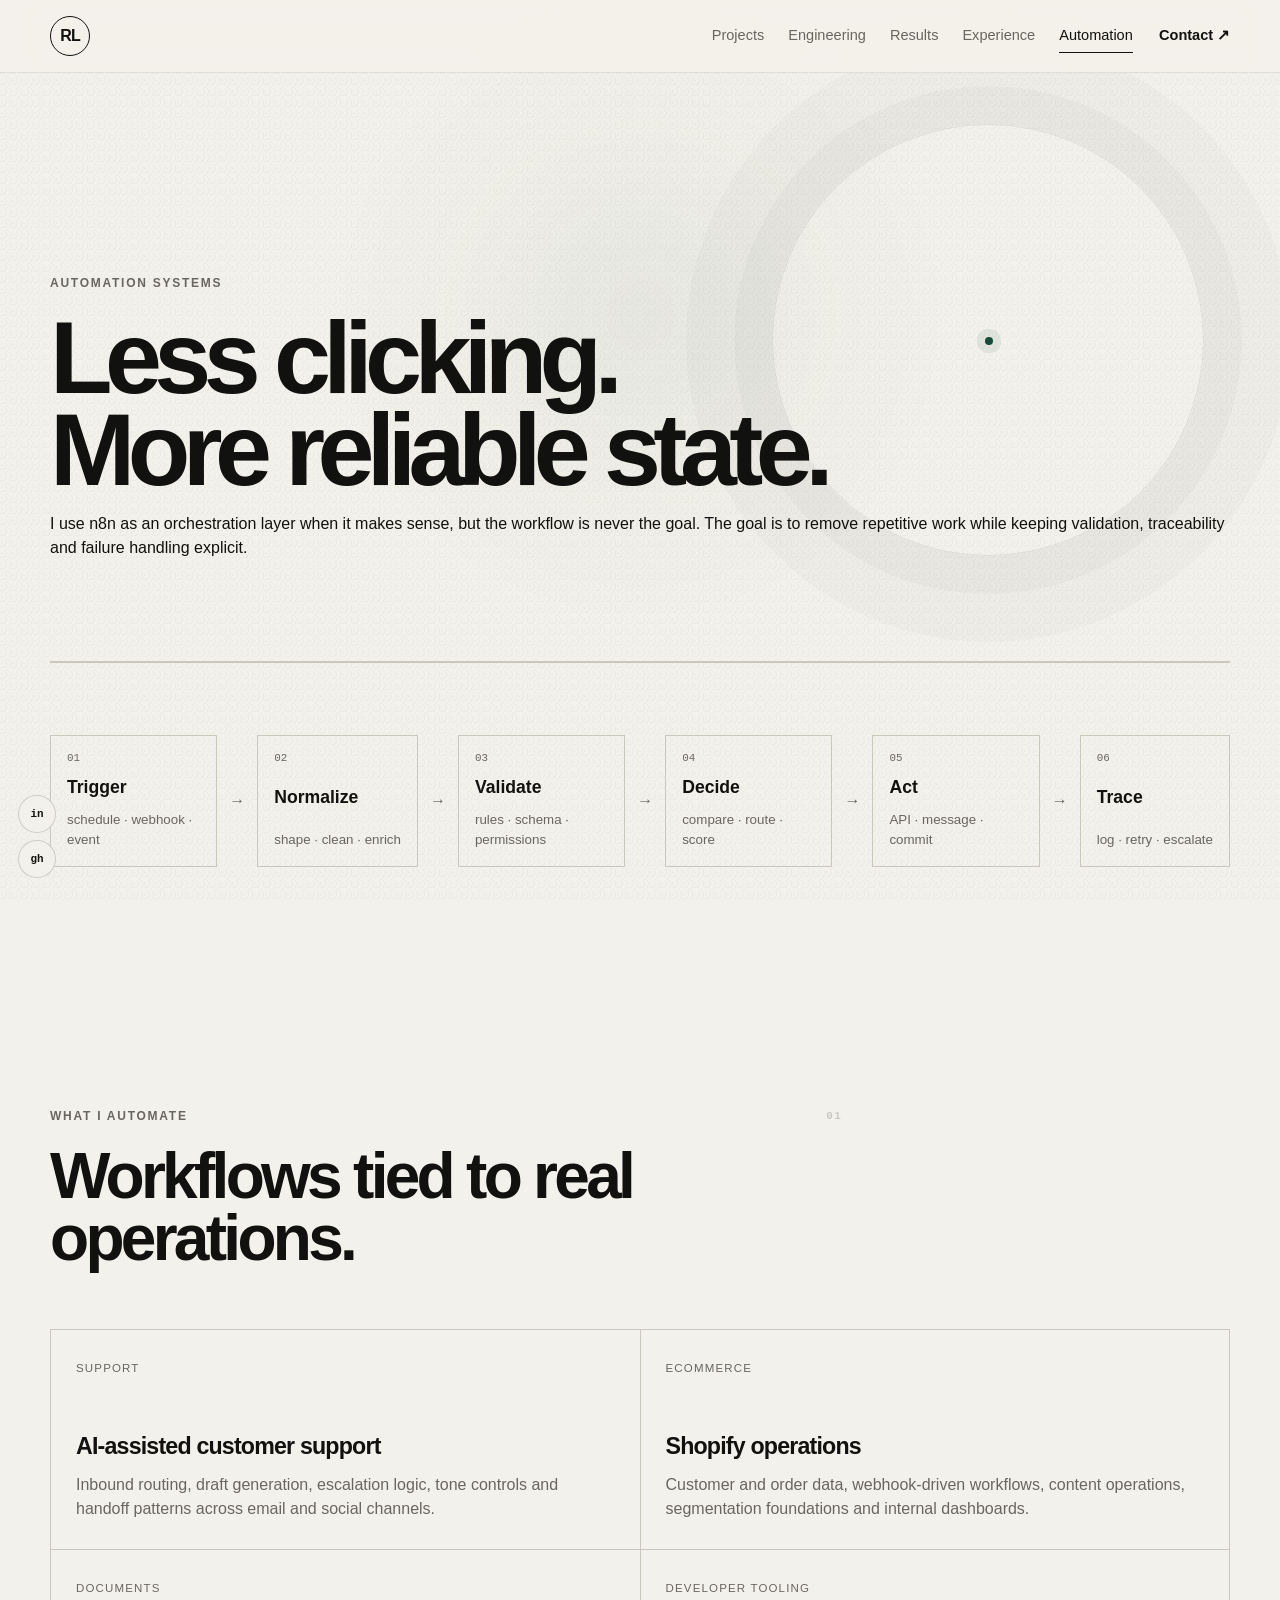
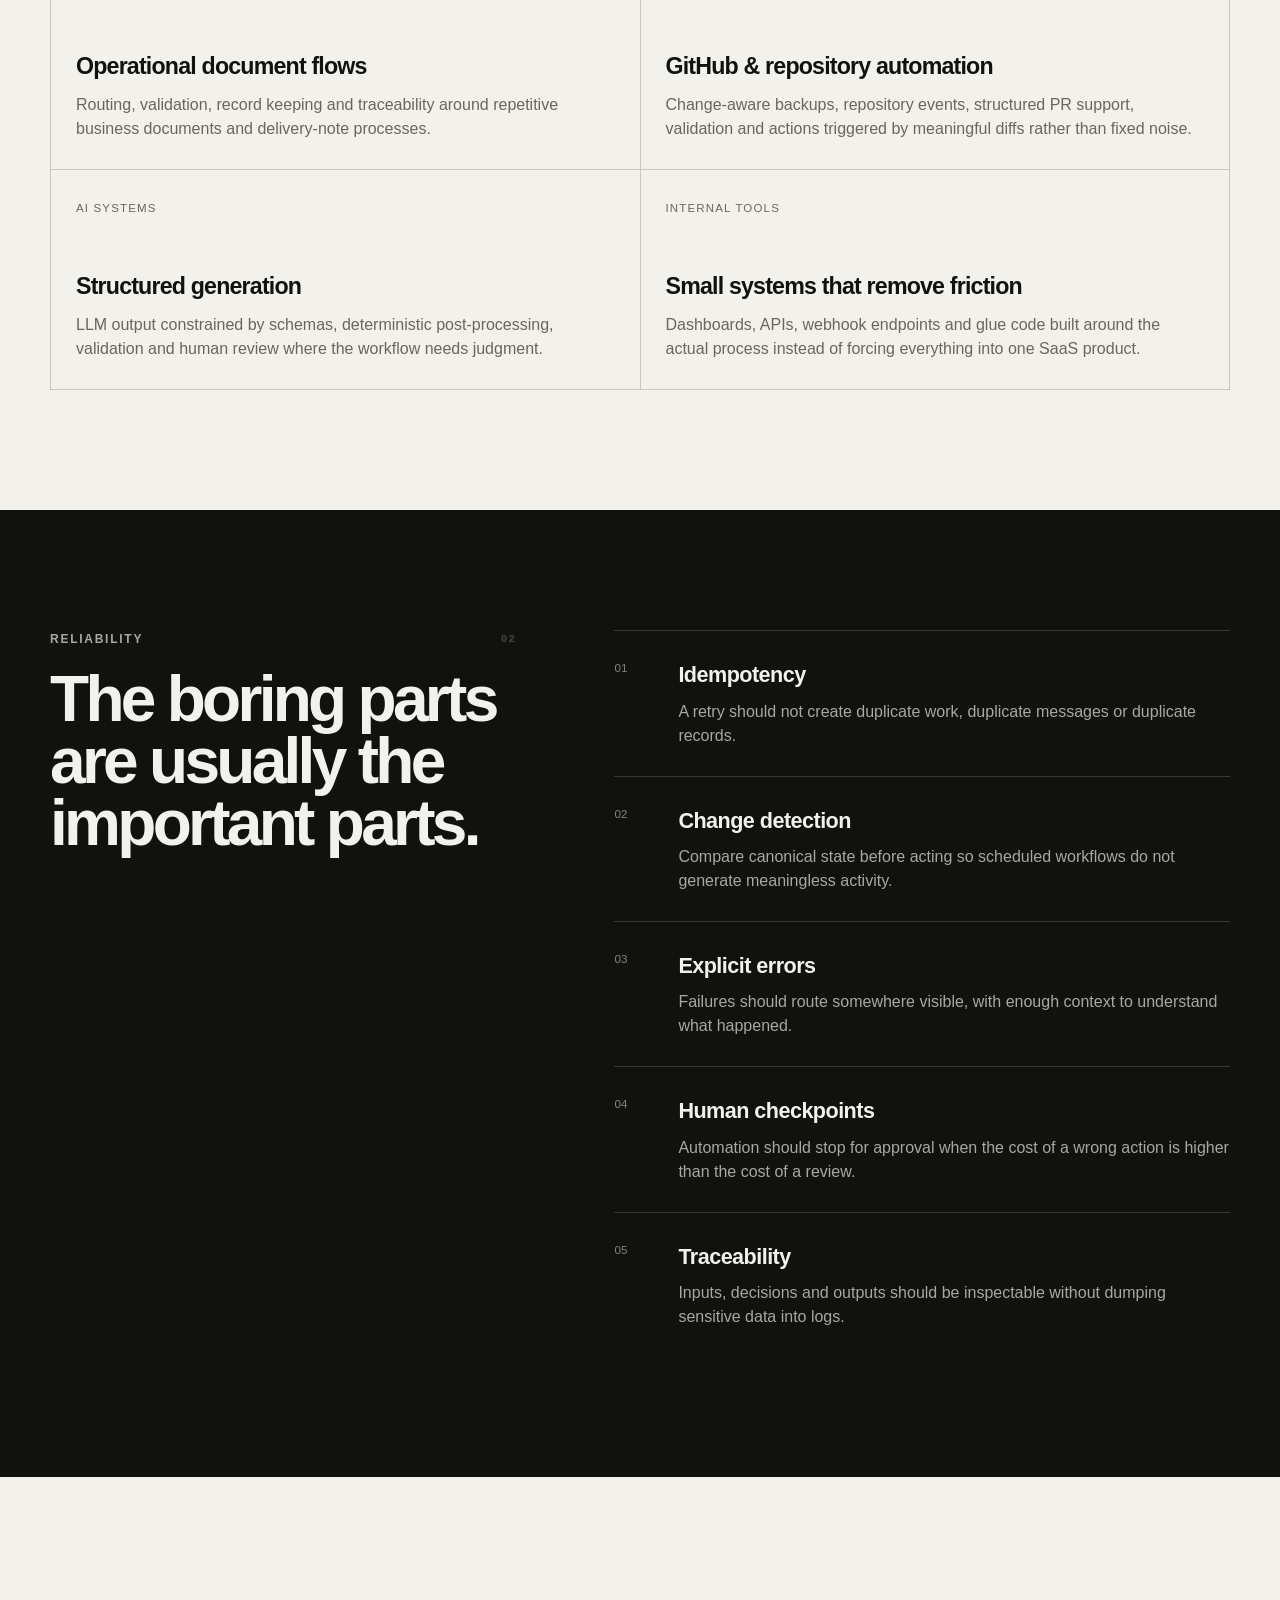
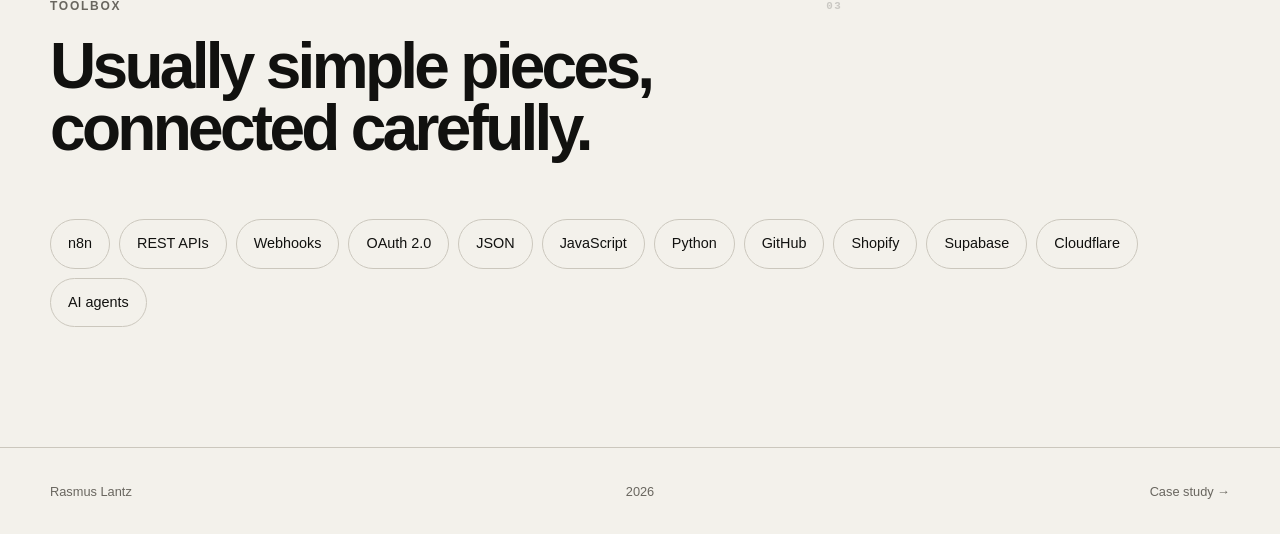
<file: automation.html>
<!doctype html>
<html lang="en">
<head><meta charset="utf-8"><meta name="viewport" content="width=device-width,initial-scale=1"><meta name="description" content="Automation systems and n8n workflow approach by Rasmus Lantz."><title>Automation | Rasmus Lantz</title><link rel="icon" href="favicon.svg" type="image/svg+xml"><link rel="stylesheet" href="styles.css"></head>
<body class="inner-page"><div class="page-progress" aria-hidden="true"></div>
<header class="site-header"><div class="shell nav-wrap"><a class="wordmark" href="./">RL</a><nav class="nav"><a href="./">Home</a><a href="projects.html">Projects</a><a href="experience.html">Experience</a><a href="case-studies.html">Case studies</a><a class="active" href="automation.html">Automation</a></nav><a class="nav-cta" href="https://github.com/rasmuslantz">GitHub ↗</a></div></header>
<main>
<section class="page-hero shell reveal"><p class="eyebrow">Automation systems</p><h1>Less clicking. More reliable state.</h1><p>I use n8n as an orchestration layer when it makes sense, but the workflow is never the goal. The goal is to remove repetitive work while keeping validation, traceability and failure handling explicit.</p></section>

<section class="automation-diagram shell reveal" aria-label="Automation architecture">
  <div class="flow-node"><span>01</span><strong>Trigger</strong><small>schedule · webhook · event</small></div>
  <div class="flow-arrow">→</div>
  <div class="flow-node"><span>02</span><strong>Normalize</strong><small>shape · clean · enrich</small></div>
  <div class="flow-arrow">→</div>
  <div class="flow-node"><span>03</span><strong>Validate</strong><small>rules · schema · permissions</small></div>
  <div class="flow-arrow">→</div>
  <div class="flow-node"><span>04</span><strong>Decide</strong><small>compare · route · score</small></div>
  <div class="flow-arrow">→</div>
  <div class="flow-node"><span>05</span><strong>Act</strong><small>API · message · commit</small></div>
  <div class="flow-arrow">→</div>
  <div class="flow-node"><span>06</span><strong>Trace</strong><small>log · retry · escalate</small></div>
</section>

<section class="section shell"><div class="section-heading reveal"><p class="eyebrow">What I automate</p><h2>Workflows tied to real operations.</h2></div><div class="mini-grid"><article class="reveal"><span>Support</span><h3>AI-assisted customer support</h3><p>Inbound routing, draft generation, escalation logic, tone controls and handoff patterns across email and social channels.</p></article><article class="reveal"><span>Ecommerce</span><h3>Shopify operations</h3><p>Customer and order data, webhook-driven workflows, content operations, segmentation foundations and internal dashboards.</p></article><article class="reveal"><span>Documents</span><h3>Operational document flows</h3><p>Routing, validation, record keeping and traceability around repetitive business documents and delivery-note processes.</p></article><article class="reveal"><span>Developer tooling</span><h3>GitHub & repository automation</h3><p>Change-aware backups, repository events, structured PR support, validation and actions triggered by meaningful diffs rather than fixed noise.</p></article><article class="reveal"><span>AI systems</span><h3>Structured generation</h3><p>LLM output constrained by schemas, deterministic post-processing, validation and human review where the workflow needs judgment.</p></article><article class="reveal"><span>Internal tools</span><h3>Small systems that remove friction</h3><p>Dashboards, APIs, webhook endpoints and glue code built around the actual process instead of forcing everything into one SaaS product.</p></article></div></section>

<section class="section section-contrast"><div class="shell split"><div class="section-heading reveal"><p class="eyebrow">Reliability</p><h2>The boring parts are usually the important parts.</h2></div><div class="capability-list"><article class="capability reveal"><span>01</span><div><h3>Idempotency</h3><p>A retry should not create duplicate work, duplicate messages or duplicate records.</p></div></article><article class="capability reveal"><span>02</span><div><h3>Change detection</h3><p>Compare canonical state before acting so scheduled workflows do not generate meaningless activity.</p></div></article><article class="capability reveal"><span>03</span><div><h3>Explicit errors</h3><p>Failures should route somewhere visible, with enough context to understand what happened.</p></div></article><article class="capability reveal"><span>04</span><div><h3>Human checkpoints</h3><p>Automation should stop for approval when the cost of a wrong action is higher than the cost of a review.</p></div></article><article class="capability reveal"><span>05</span><div><h3>Traceability</h3><p>Inputs, decisions and outputs should be inspectable without dumping sensitive data into logs.</p></div></article></div></div></section>

<section class="section shell"><div class="section-heading reveal"><p class="eyebrow">Toolbox</p><h2>Usually simple pieces, connected carefully.</h2></div><div class="stack-wall reveal"><span>n8n</span><span>REST APIs</span><span>Webhooks</span><span>OAuth 2.0</span><span>JSON</span><span>JavaScript</span><span>Python</span><span>GitHub</span><span>Shopify</span><span>Supabase</span><span>Cloudflare</span><span>AI agents</span></div></section>
</main><footer class="site-footer"><div class="shell footer-inner"><span>Rasmus Lantz</span><span id="year"></span><a href="case-studies.html#automation">Case study →</a></div></footer><script src="script.js" defer></script></body></html>
</file>
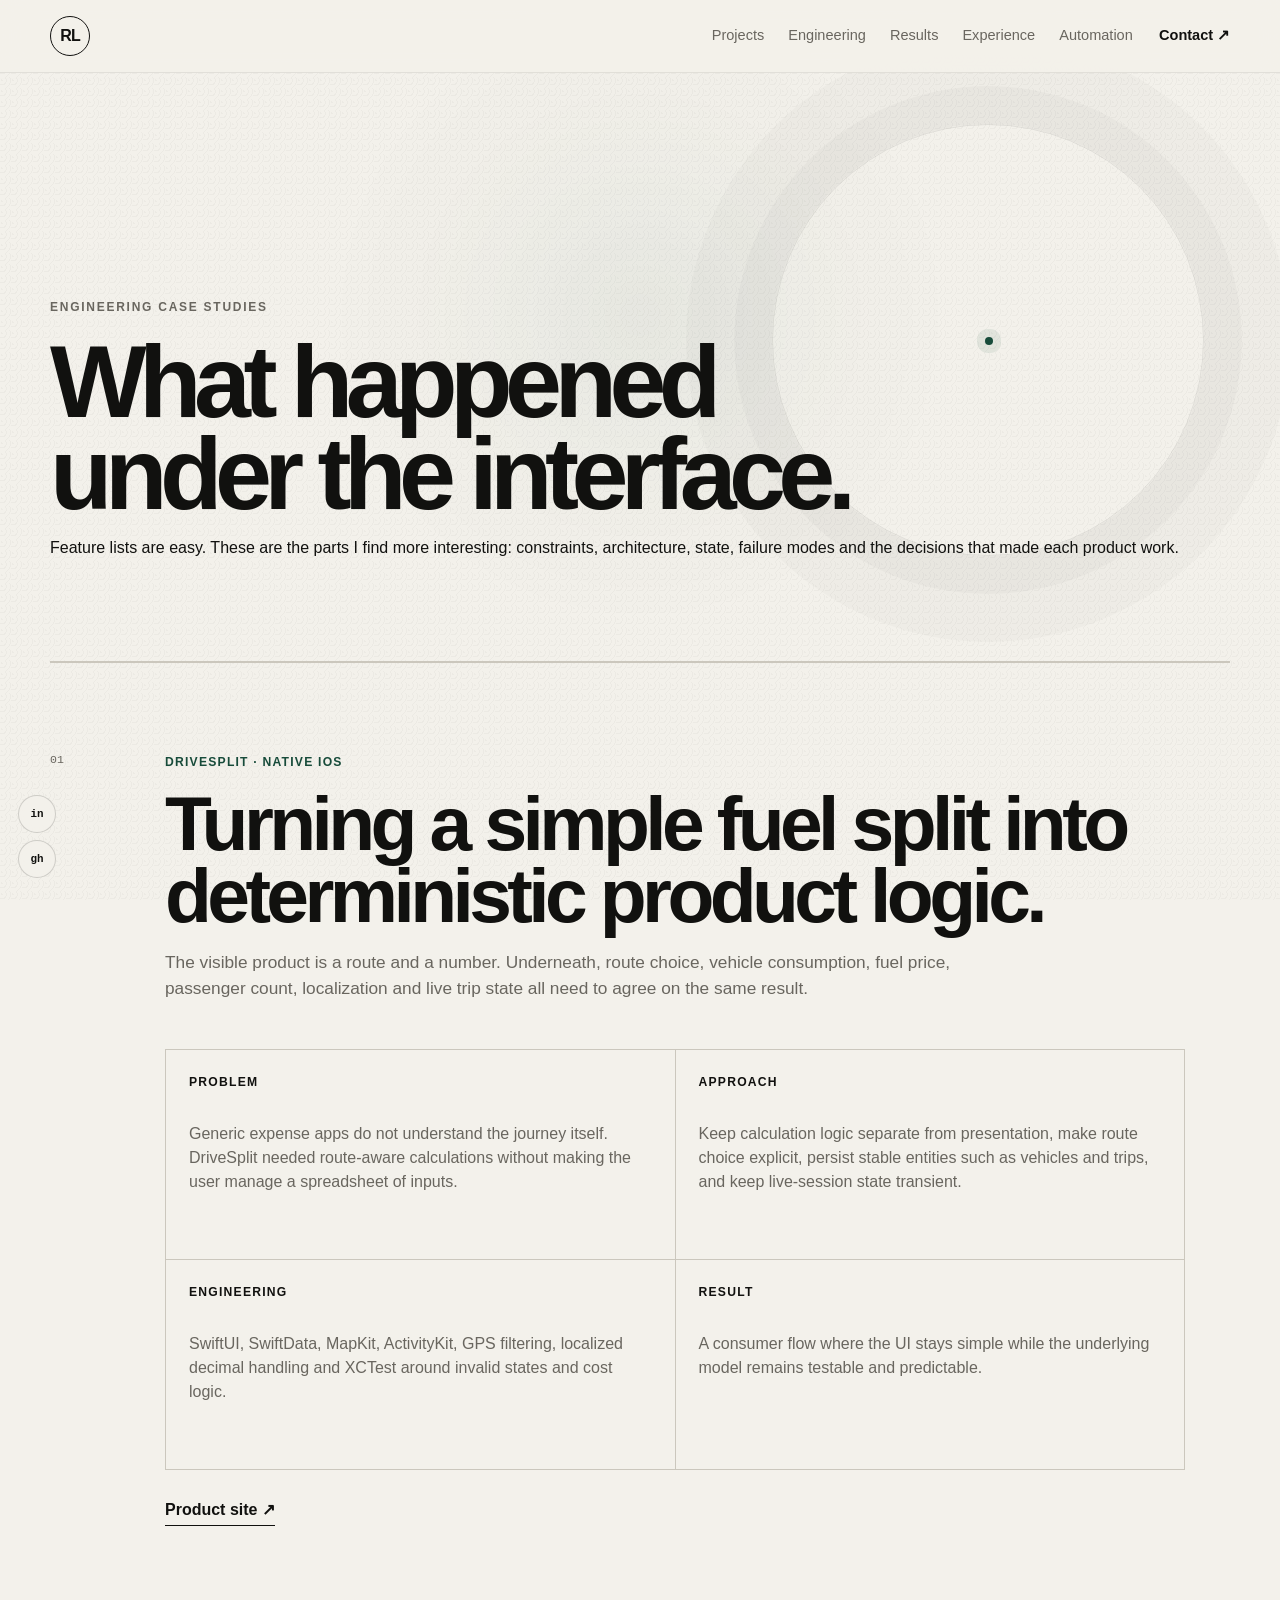
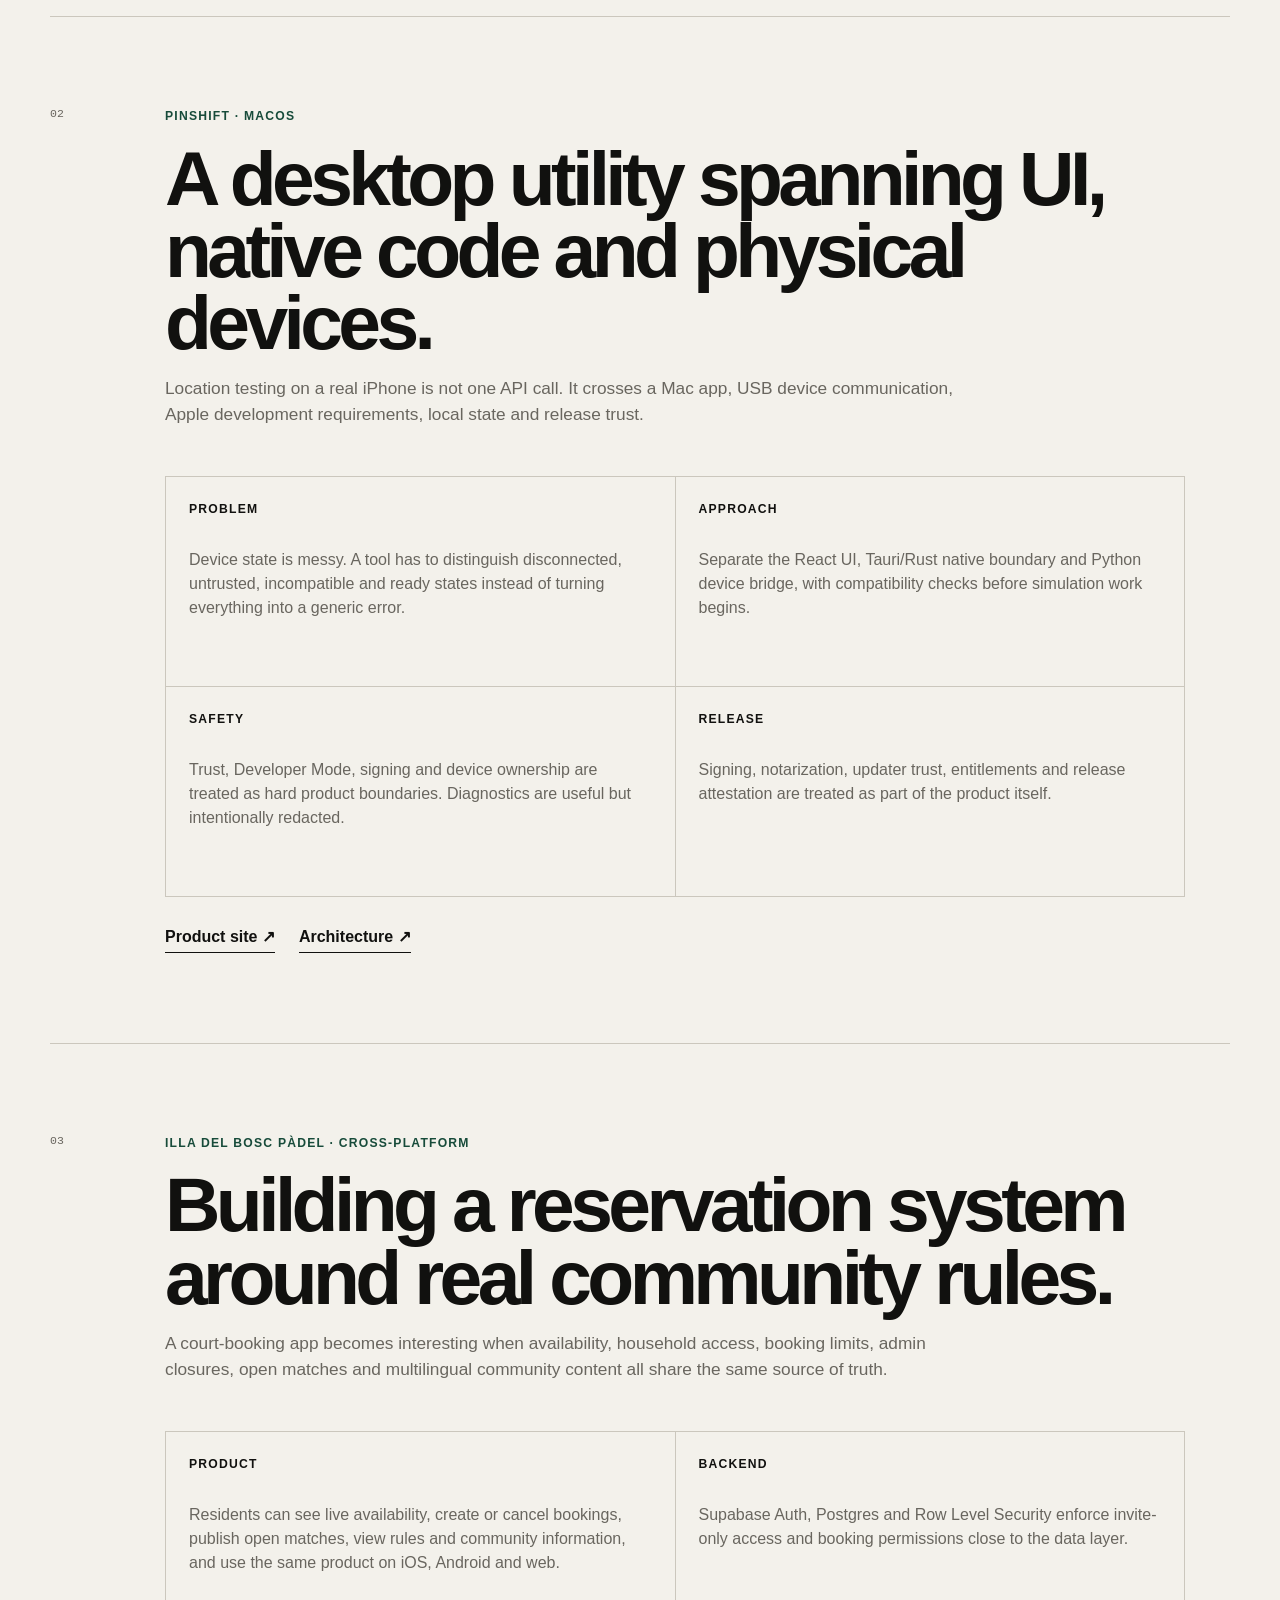
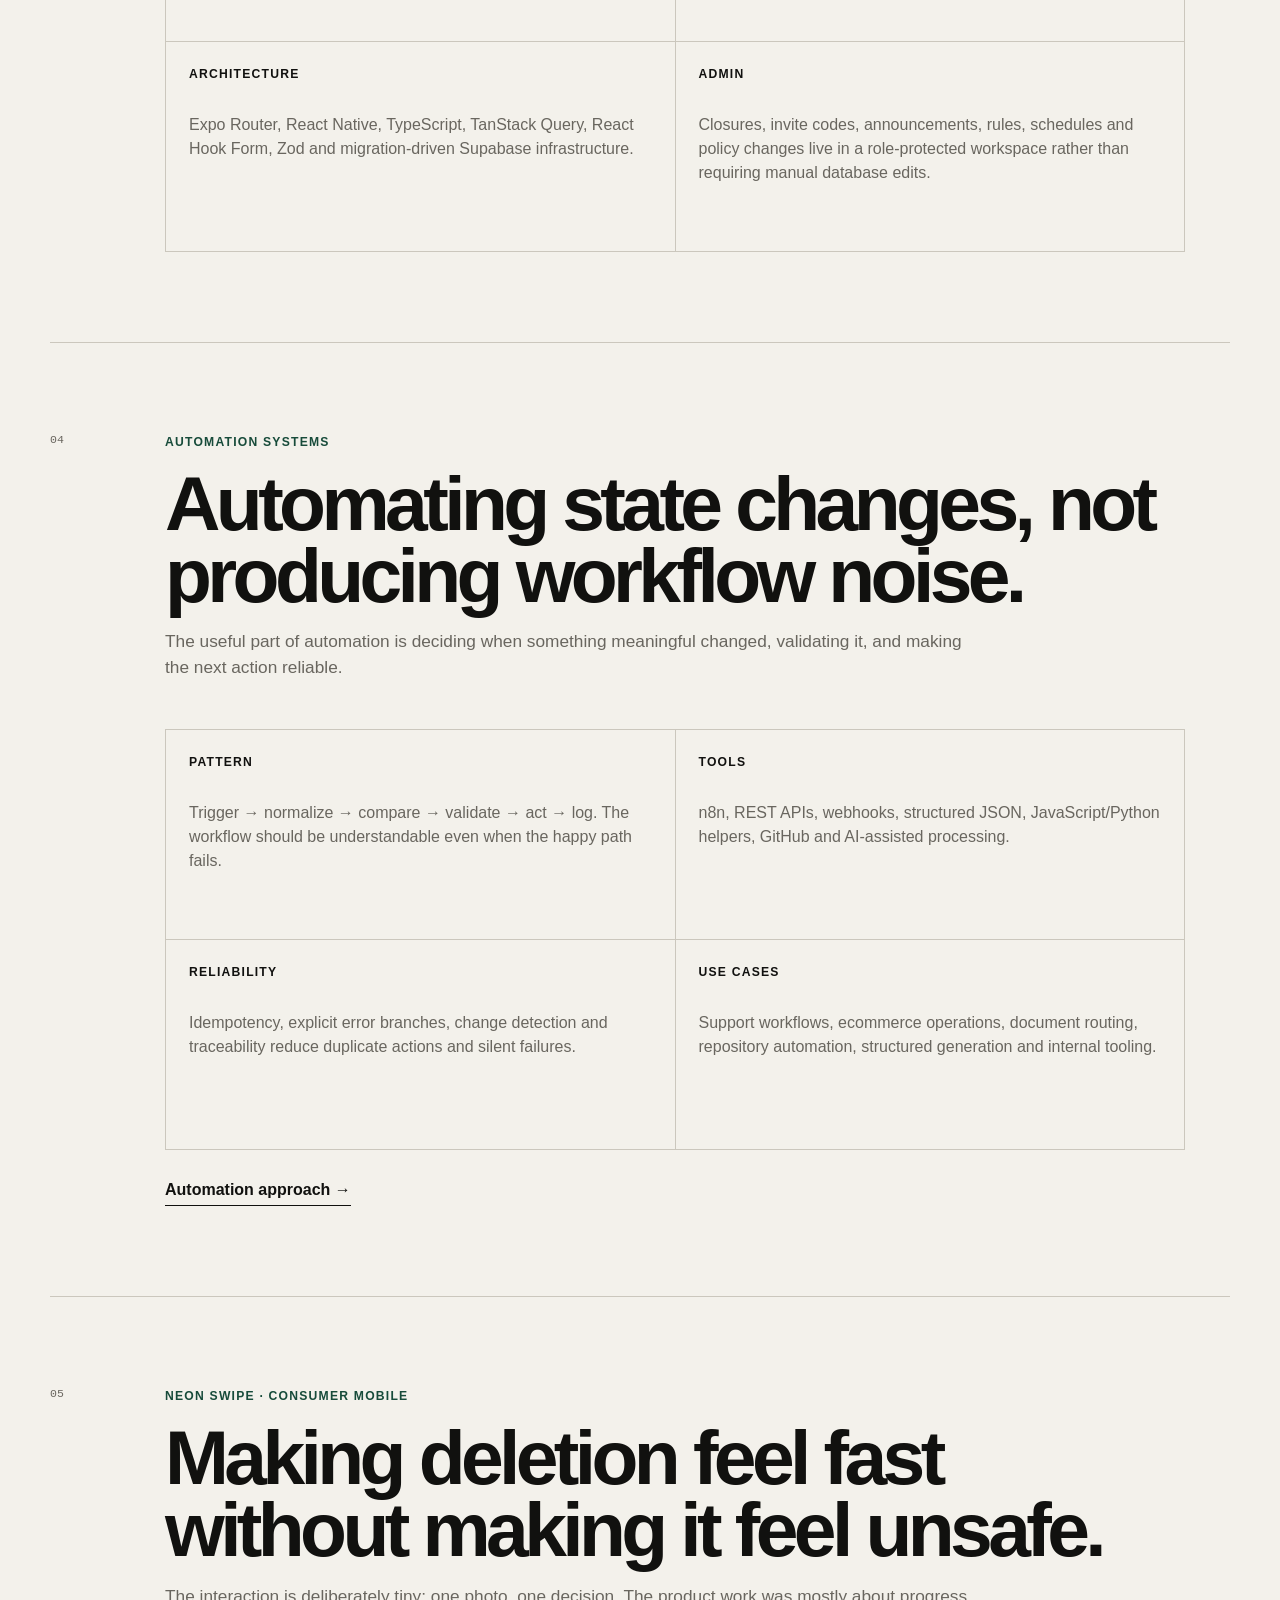
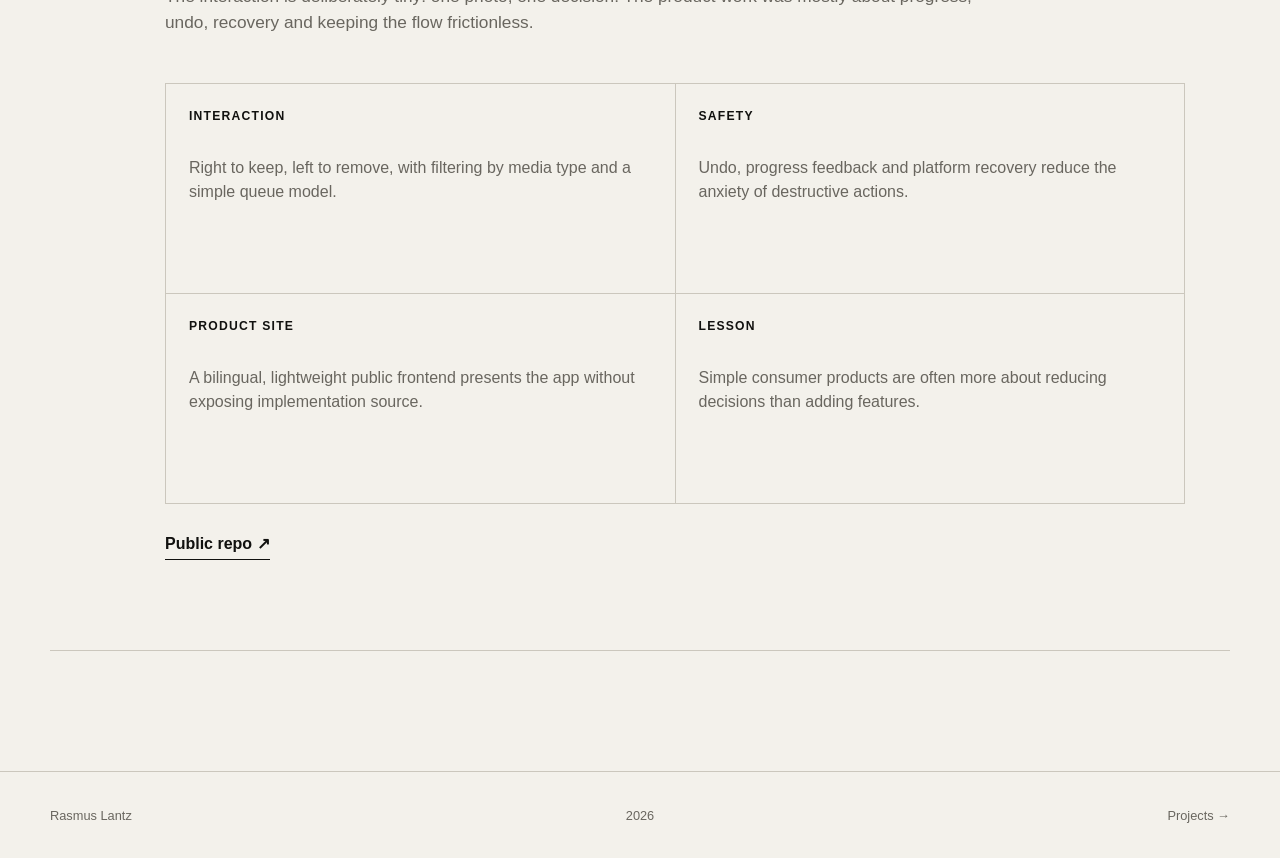
<file: case-studies.html>
<!doctype html>
<html lang="en">
<head><meta charset="utf-8"><meta name="viewport" content="width=device-width,initial-scale=1"><meta name="description" content="Engineering case studies by Rasmus Lantz across native apps, automation and platform tooling."><title>Case Studies | Rasmus Lantz</title><link rel="icon" href="favicon.svg" type="image/svg+xml"><link rel="stylesheet" href="styles.css"></head>
<body class="inner-page"><div class="page-progress" aria-hidden="true"></div>
<header class="site-header"><div class="shell nav-wrap"><a class="wordmark" href="./">RL</a><nav class="nav"><a href="./">Home</a><a href="projects.html">Projects</a><a href="experience.html">Experience</a><a class="active" href="case-studies.html">Case studies</a><a href="automation.html">Automation</a></nav><a class="nav-cta" href="https://github.com/rasmuslantz">GitHub ↗</a></div></header>
<main>
<section class="page-hero shell reveal"><p class="eyebrow">Engineering case studies</p><h1>What happened under the interface.</h1><p>Feature lists are easy. These are the parts I find more interesting: constraints, architecture, state, failure modes and the decisions that made each product work.</p></section>
<section class="study-list shell">
<article class="study reveal" id="drivesplit"><div class="study-num">01</div><div class="study-content"><p class="project-kicker">DriveSplit · Native iOS</p><h2>Turning a simple fuel split into deterministic product logic.</h2><p class="study-lead">The visible product is a route and a number. Underneath, route choice, vehicle consumption, fuel price, passenger count, localization and live trip state all need to agree on the same result.</p><div class="study-grid"><div><h3>Problem</h3><p>Generic expense apps do not understand the journey itself. DriveSplit needed route-aware calculations without making the user manage a spreadsheet of inputs.</p></div><div><h3>Approach</h3><p>Keep calculation logic separate from presentation, make route choice explicit, persist stable entities such as vehicles and trips, and keep live-session state transient.</p></div><div><h3>Engineering</h3><p>SwiftUI, SwiftData, MapKit, ActivityKit, GPS filtering, localized decimal handling and XCTest around invalid states and cost logic.</p></div><div><h3>Result</h3><p>A consumer flow where the UI stays simple while the underlying model remains testable and predictable.</p></div></div><div class="link-row"><a href="https://drivesplit.pages.dev">Product site ↗</a></div></div></article>

<article class="study reveal" id="pinshift"><div class="study-num">02</div><div class="study-content"><p class="project-kicker">PinShift · macOS</p><h2>A desktop utility spanning UI, native code and physical devices.</h2><p class="study-lead">Location testing on a real iPhone is not one API call. It crosses a Mac app, USB device communication, Apple development requirements, local state and release trust.</p><div class="study-grid"><div><h3>Problem</h3><p>Device state is messy. A tool has to distinguish disconnected, untrusted, incompatible and ready states instead of turning everything into a generic error.</p></div><div><h3>Approach</h3><p>Separate the React UI, Tauri/Rust native boundary and Python device bridge, with compatibility checks before simulation work begins.</p></div><div><h3>Safety</h3><p>Trust, Developer Mode, signing and device ownership are treated as hard product boundaries. Diagnostics are useful but intentionally redacted.</p></div><div><h3>Release</h3><p>Signing, notarization, updater trust, entitlements and release attestation are treated as part of the product itself.</p></div></div><div class="link-row"><a href="https://pinshift.pages.dev">Product site ↗</a><a href="https://github.com/rasmuslantz/PinShift-Support/blob/main/ARCHITECTURE.md">Architecture ↗</a></div></div></article>

<article class="study reveal" id="padel"><div class="study-num">03</div><div class="study-content"><p class="project-kicker">Illa del Bosc Pàdel · Cross-platform</p><h2>Building a reservation system around real community rules.</h2><p class="study-lead">A court-booking app becomes interesting when availability, household access, booking limits, admin closures, open matches and multilingual community content all share the same source of truth.</p><div class="study-grid"><div><h3>Product</h3><p>Residents can see live availability, create or cancel bookings, publish open matches, view rules and community information, and use the same product on iOS, Android and web.</p></div><div><h3>Backend</h3><p>Supabase Auth, Postgres and Row Level Security enforce invite-only access and booking permissions close to the data layer.</p></div><div><h3>Architecture</h3><p>Expo Router, React Native, TypeScript, TanStack Query, React Hook Form, Zod and migration-driven Supabase infrastructure.</p></div><div><h3>Admin</h3><p>Closures, invite codes, announcements, rules, schedules and policy changes live in a role-protected workspace rather than requiring manual database edits.</p></div></div></div></article>

<article class="study reveal" id="automation"><div class="study-num">04</div><div class="study-content"><p class="project-kicker">Automation systems</p><h2>Automating state changes, not producing workflow noise.</h2><p class="study-lead">The useful part of automation is deciding when something meaningful changed, validating it, and making the next action reliable.</p><div class="study-grid"><div><h3>Pattern</h3><p>Trigger → normalize → compare → validate → act → log. The workflow should be understandable even when the happy path fails.</p></div><div><h3>Tools</h3><p>n8n, REST APIs, webhooks, structured JSON, JavaScript/Python helpers, GitHub and AI-assisted processing.</p></div><div><h3>Reliability</h3><p>Idempotency, explicit error branches, change detection and traceability reduce duplicate actions and silent failures.</p></div><div><h3>Use cases</h3><p>Support workflows, ecommerce operations, document routing, repository automation, structured generation and internal tooling.</p></div></div><div class="link-row"><a href="automation.html">Automation approach →</a></div></div></article>

<article class="study reveal" id="neonswipe"><div class="study-num">05</div><div class="study-content"><p class="project-kicker">Neon Swipe · Consumer mobile</p><h2>Making deletion feel fast without making it feel unsafe.</h2><p class="study-lead">The interaction is deliberately tiny: one photo, one decision. The product work was mostly about progress, undo, recovery and keeping the flow frictionless.</p><div class="study-grid"><div><h3>Interaction</h3><p>Right to keep, left to remove, with filtering by media type and a simple queue model.</p></div><div><h3>Safety</h3><p>Undo, progress feedback and platform recovery reduce the anxiety of destructive actions.</p></div><div><h3>Product site</h3><p>A bilingual, lightweight public frontend presents the app without exposing implementation source.</p></div><div><h3>Lesson</h3><p>Simple consumer products are often more about reducing decisions than adding features.</p></div></div><div class="link-row"><a href="https://github.com/rasmuslantz/NeonSwipe">Public repo ↗</a></div></div></article>
</section>
</main><footer class="site-footer"><div class="shell footer-inner"><span>Rasmus Lantz</span><span id="year"></span><a href="projects.html">Projects →</a></div></footer><script src="script.js" defer></script></body></html>
</file>
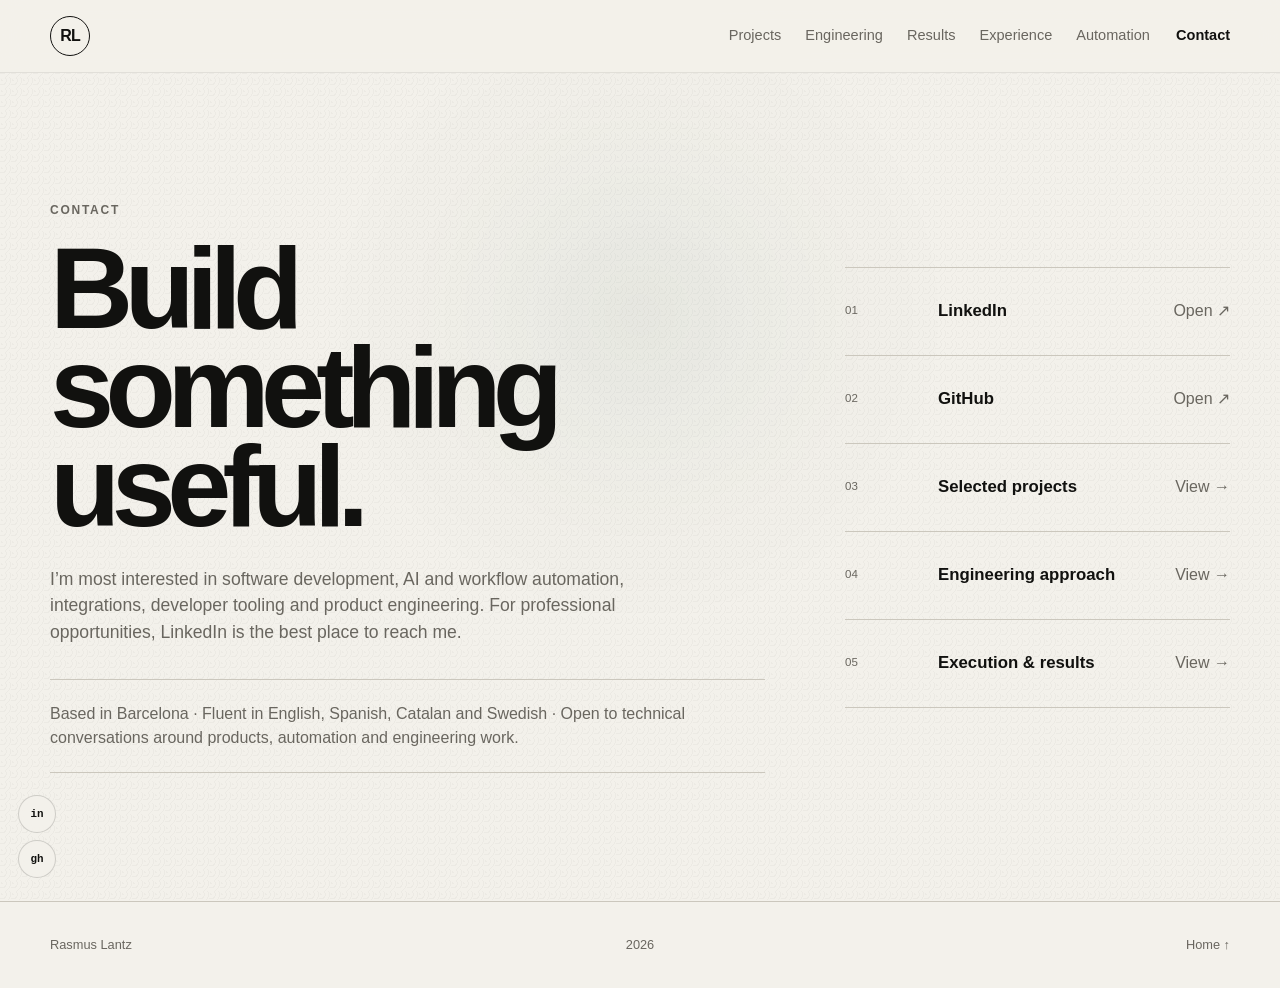
<file: contact.html>
<!doctype html>
<html lang="en">
<head>
  <meta charset="utf-8"><meta name="viewport" content="width=device-width,initial-scale=1">
  <meta name="description" content="Contact Rasmus Lantz for software, automation, AI and product engineering opportunities.">
  <title>Contact | Rasmus Lantz</title>
  <link rel="icon" href="favicon.svg" type="image/svg+xml"><link rel="stylesheet" href="styles.css"><link rel="stylesheet" href="extras.css">
</head>
<body class="inner-page"><div class="page-progress" aria-hidden="true"></div>
<header class="site-header"><div class="shell nav-wrap"><a class="wordmark" href="./">RL</a><nav class="nav"><a href="./">Home</a><a href="projects.html">Projects</a><a href="engineering.html">Engineering</a><a href="experience.html">Experience</a><a href="results.html">Results</a></nav><a class="nav-cta active" href="contact.html">Contact</a></div></header>
<main class="contact-page shell">
  <section class="hero-sequence">
    <p class="eyebrow hero-item">Contact</p>
    <h1 class="hero-item">Build something useful.</h1>
    <p class="lead hero-item">I’m most interested in software development, AI and workflow automation, integrations, developer tooling and product engineering. For professional opportunities, LinkedIn is the best place to reach me.</p>
    <div class="availability-note hero-item">Based in Barcelona · Fluent in English, Spanish, Catalan and Swedish · Open to technical conversations around products, automation and engineering work.</div>
  </section>
  <aside class="contact-options reveal" aria-label="Contact options">
    <a class="contact-option" href="https://www.linkedin.com/in/rasmus-lantz" target="_blank" rel="noreferrer"><span>01</span><strong>LinkedIn</strong><em>Open ↗</em></a>
    <a class="contact-option" href="https://github.com/rasmuslantz" target="_blank" rel="noreferrer"><span>02</span><strong>GitHub</strong><em>Open ↗</em></a>
    <a class="contact-option" href="projects.html"><span>03</span><strong>Selected projects</strong><em>View →</em></a>
    <a class="contact-option" href="engineering.html"><span>04</span><strong>Engineering approach</strong><em>View →</em></a>
    <a class="contact-option" href="results.html"><span>05</span><strong>Execution & results</strong><em>View →</em></a>
  </aside>
</main>
<footer class="site-footer"><div class="shell footer-inner"><span>Rasmus Lantz</span><span id="year"></span><a href="./">Home ↑</a></div></footer><script src="script.js" defer></script></body></html>
</file>
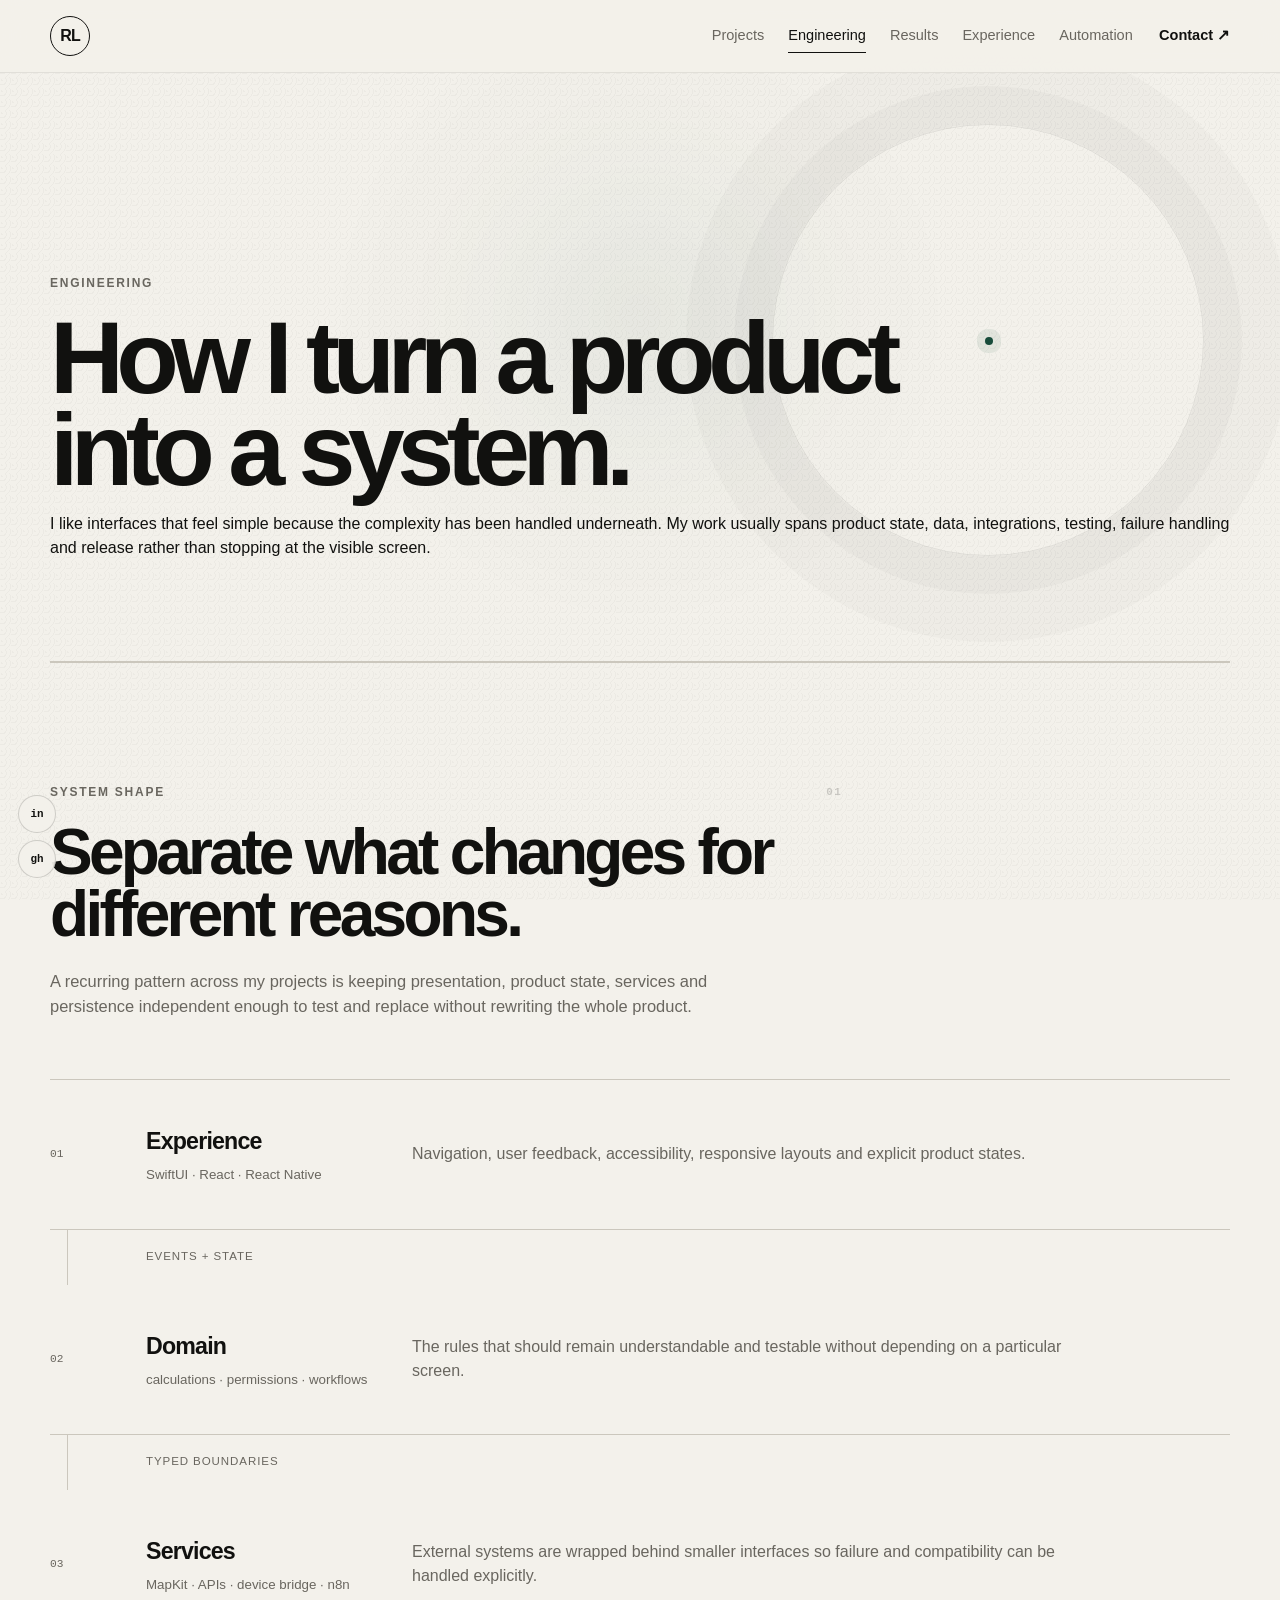
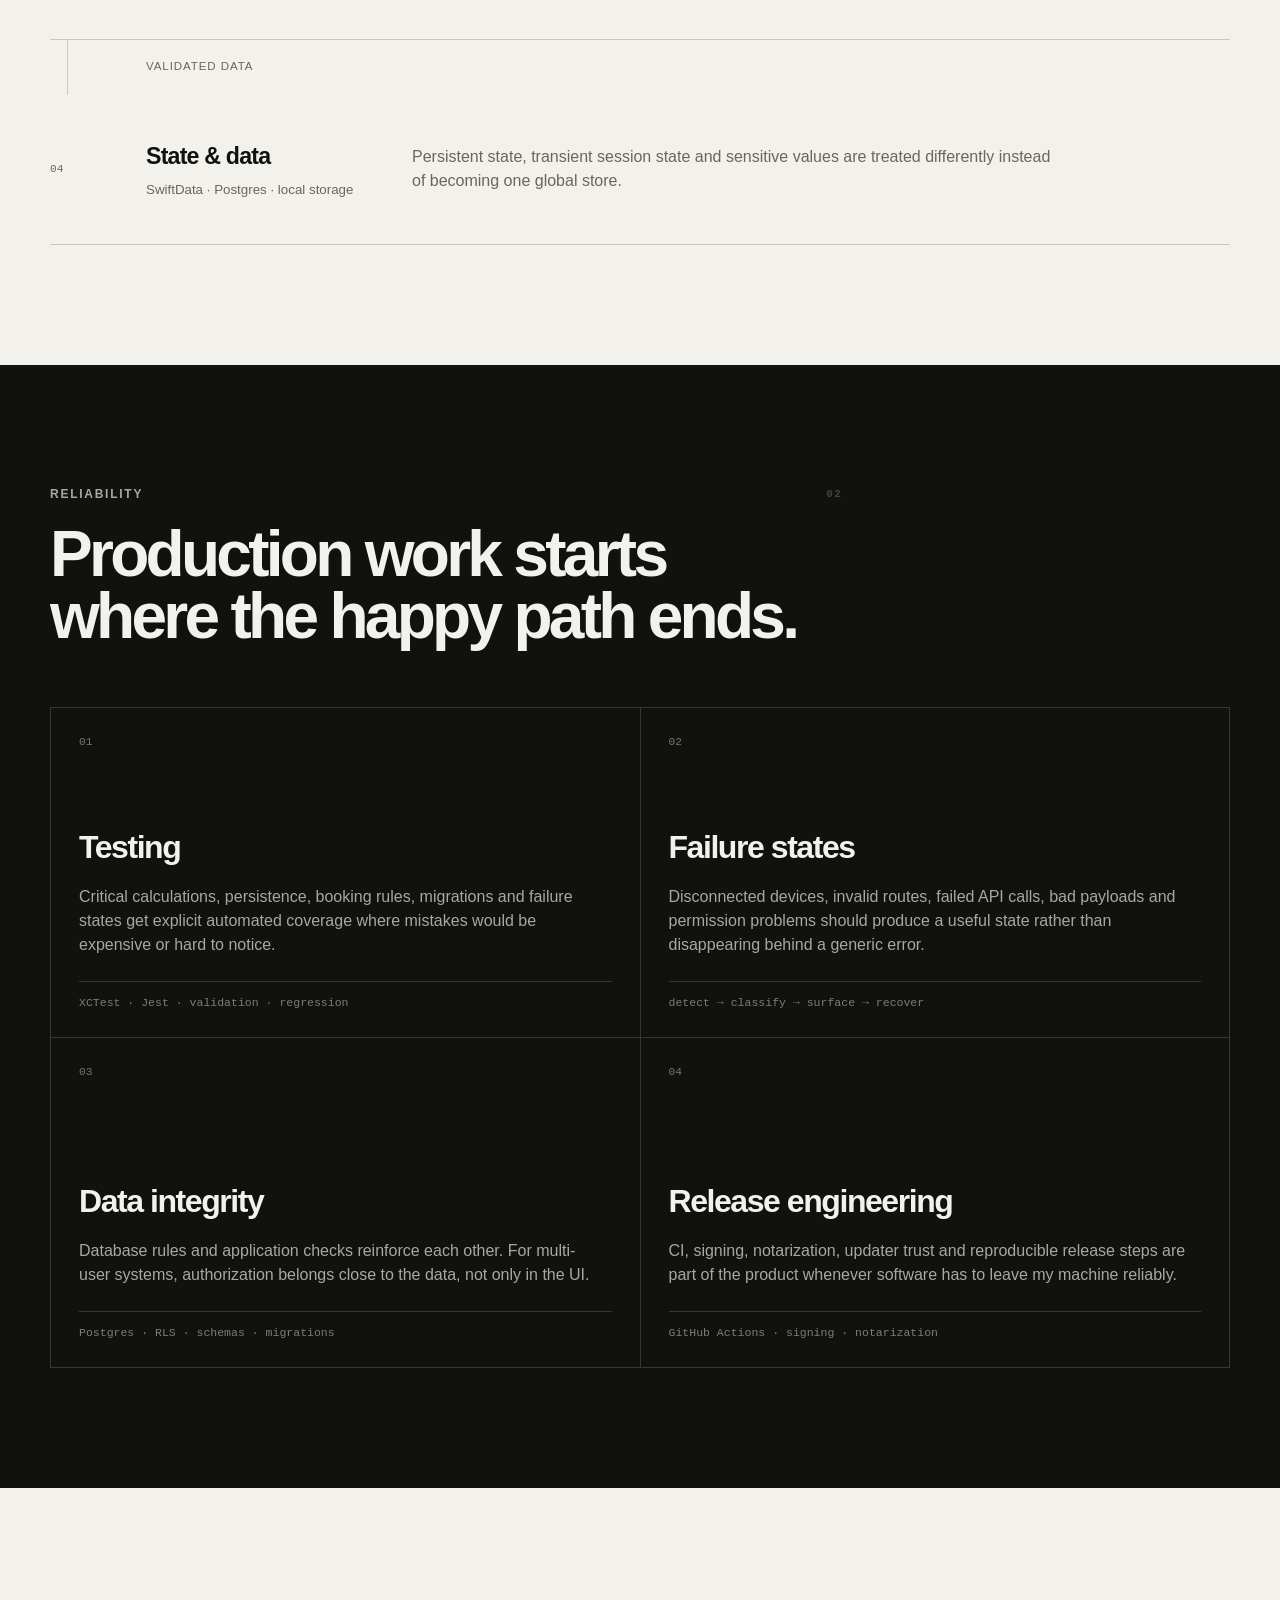
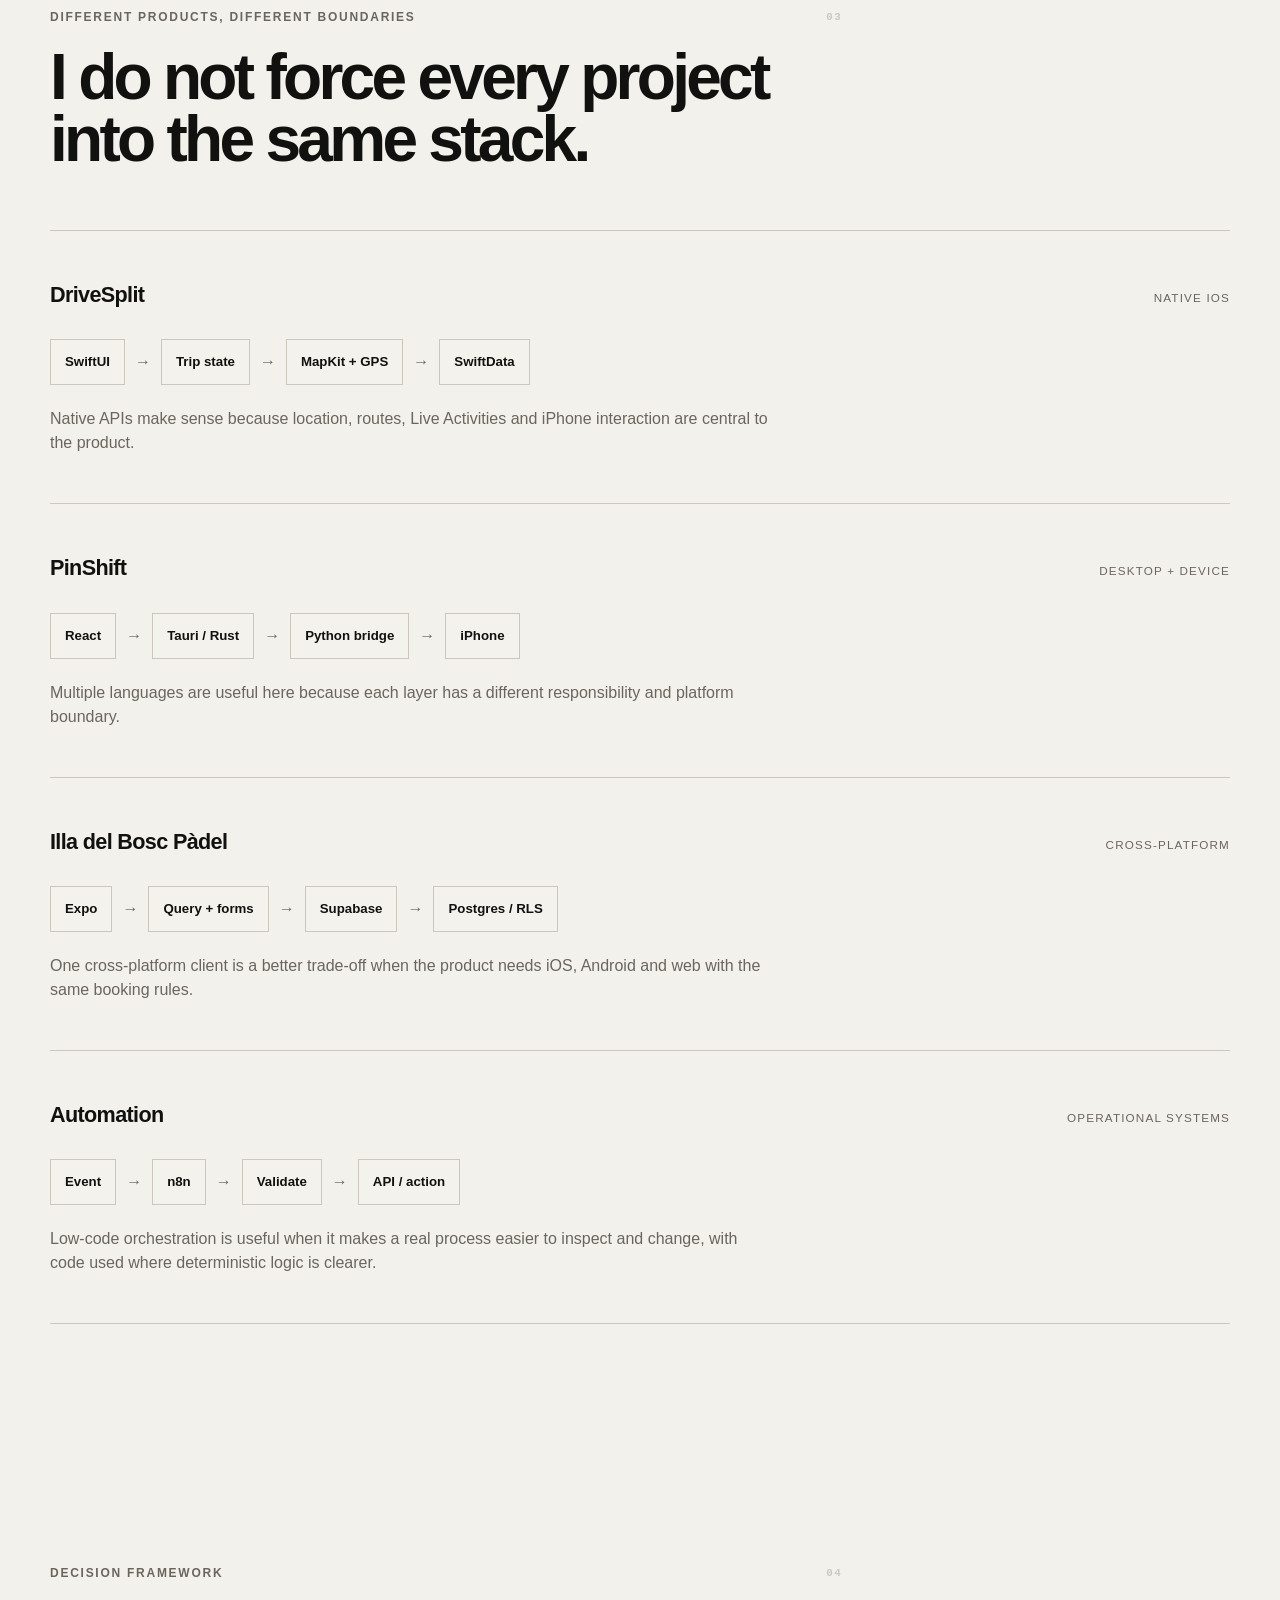
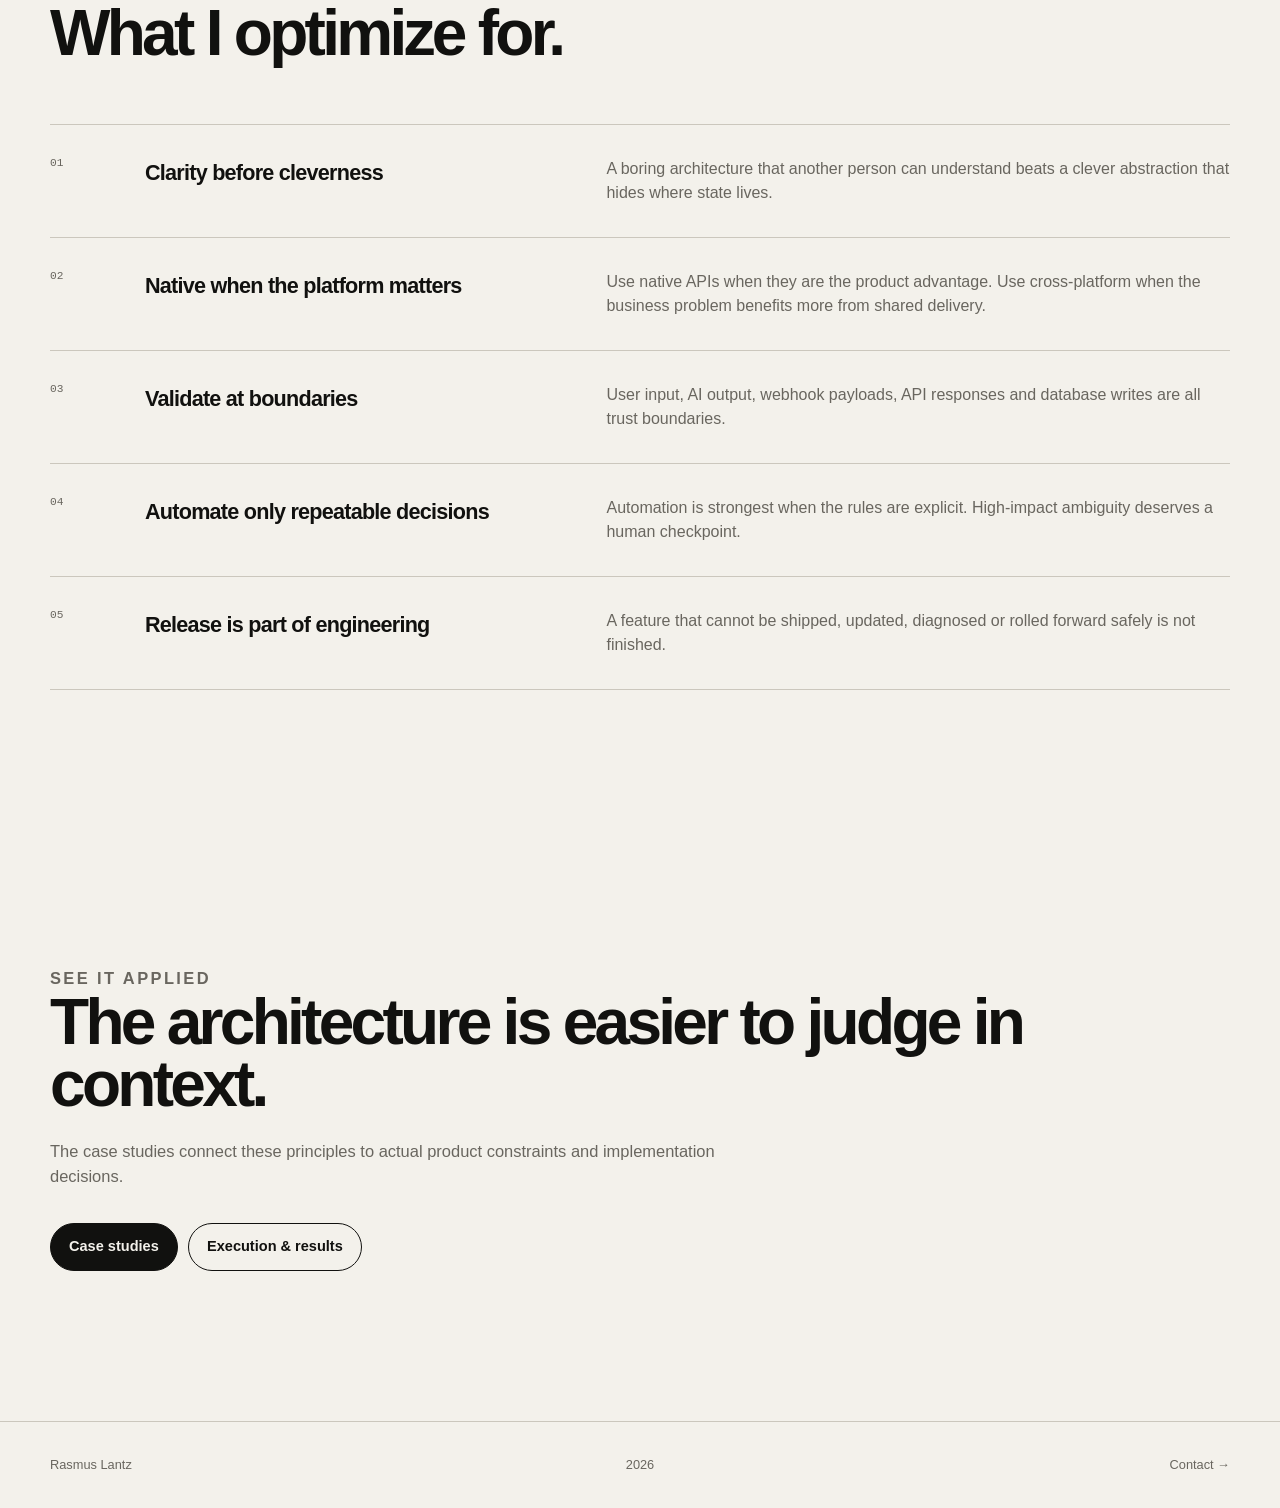
<file: engineering.html>
<!doctype html>
<html lang="en">
<head>
  <meta charset="utf-8"><meta name="viewport" content="width=device-width,initial-scale=1">
  <meta name="description" content="Engineering approach of Rasmus Lantz across native apps, automation, data, testing and release systems.">
  <title>Engineering | Rasmus Lantz</title>
  <link rel="icon" href="favicon.svg" type="image/svg+xml"><link rel="stylesheet" href="styles.css"><link rel="stylesheet" href="extras.css">
</head>
<body class="inner-page"><div class="page-progress" aria-hidden="true"></div>
<header class="site-header"><div class="shell nav-wrap"><a class="wordmark" href="./">RL</a><nav class="nav"><a href="./">Home</a><a href="projects.html">Projects</a><a class="active" href="engineering.html">Engineering</a><a href="experience.html">Experience</a><a href="automation.html">Automation</a></nav><a class="nav-cta" href="contact.html">Contact ↗</a></div></header>
<main>
<section class="page-hero shell reveal"><p class="eyebrow">Engineering</p><h1>How I turn a product into a system.</h1><p>I like interfaces that feel simple because the complexity has been handled underneath. My work usually spans product state, data, integrations, testing, failure handling and release rather than stopping at the visible screen.</p></section>

<section class="section shell engineering-map">
  <div class="section-heading reveal"><p class="eyebrow">System shape</p><h2>Separate what changes for different reasons.</h2><p>A recurring pattern across my projects is keeping presentation, product state, services and persistence independent enough to test and replace without rewriting the whole product.</p></div>
  <div class="system-stack reveal">
    <div class="system-layer"><span>01</span><div><strong>Experience</strong><small>SwiftUI · React · React Native</small></div><p>Navigation, user feedback, accessibility, responsive layouts and explicit product states.</p></div>
    <div class="system-connector"><i></i><em>events + state</em></div>
    <div class="system-layer"><span>02</span><div><strong>Domain</strong><small>calculations · permissions · workflows</small></div><p>The rules that should remain understandable and testable without depending on a particular screen.</p></div>
    <div class="system-connector"><i></i><em>typed boundaries</em></div>
    <div class="system-layer"><span>03</span><div><strong>Services</strong><small>MapKit · APIs · device bridge · n8n</small></div><p>External systems are wrapped behind smaller interfaces so failure and compatibility can be handled explicitly.</p></div>
    <div class="system-connector"><i></i><em>validated data</em></div>
    <div class="system-layer"><span>04</span><div><strong>State & data</strong><small>SwiftData · Postgres · local storage</small></div><p>Persistent state, transient session state and sensitive values are treated differently instead of becoming one global store.</p></div>
  </div>
</section>

<section class="section section-contrast">
  <div class="shell"><div class="section-heading reveal"><p class="eyebrow">Reliability</p><h2>Production work starts where the happy path ends.</h2></div>
    <div class="engineering-grid">
      <article class="engineering-card reveal"><span>01</span><h3>Testing</h3><p>Critical calculations, persistence, booking rules, migrations and failure states get explicit automated coverage where mistakes would be expensive or hard to notice.</p><div class="mono-note">XCTest · Jest · validation · regression</div></article>
      <article class="engineering-card reveal"><span>02</span><h3>Failure states</h3><p>Disconnected devices, invalid routes, failed API calls, bad payloads and permission problems should produce a useful state rather than disappearing behind a generic error.</p><div class="mono-note">detect → classify → surface → recover</div></article>
      <article class="engineering-card reveal"><span>03</span><h3>Data integrity</h3><p>Database rules and application checks reinforce each other. For multi-user systems, authorization belongs close to the data, not only in the UI.</p><div class="mono-note">Postgres · RLS · schemas · migrations</div></article>
      <article class="engineering-card reveal"><span>04</span><h3>Release engineering</h3><p>CI, signing, notarization, updater trust and reproducible release steps are part of the product whenever software has to leave my machine reliably.</p><div class="mono-note">GitHub Actions · signing · notarization</div></article>
    </div>
  </div>
</section>

<section class="section shell">
  <div class="section-heading reveal"><p class="eyebrow">Different products, different boundaries</p><h2>I do not force every project into the same stack.</h2></div>
  <div class="architecture-cases">
    <article class="architecture-case reveal"><header><span>DriveSplit</span><em>Native iOS</em></header><div class="arch-flow"><b>SwiftUI</b><i>→</i><b>Trip state</b><i>→</i><b>MapKit + GPS</b><i>→</i><b>SwiftData</b></div><p>Native APIs make sense because location, routes, Live Activities and iPhone interaction are central to the product.</p></article>
    <article class="architecture-case reveal"><header><span>PinShift</span><em>Desktop + device</em></header><div class="arch-flow"><b>React</b><i>→</i><b>Tauri / Rust</b><i>→</i><b>Python bridge</b><i>→</i><b>iPhone</b></div><p>Multiple languages are useful here because each layer has a different responsibility and platform boundary.</p></article>
    <article class="architecture-case reveal"><header><span>Illa del Bosc Pàdel</span><em>Cross-platform</em></header><div class="arch-flow"><b>Expo</b><i>→</i><b>Query + forms</b><i>→</i><b>Supabase</b><i>→</i><b>Postgres / RLS</b></div><p>One cross-platform client is a better trade-off when the product needs iOS, Android and web with the same booking rules.</p></article>
    <article class="architecture-case reveal"><header><span>Automation</span><em>Operational systems</em></header><div class="arch-flow"><b>Event</b><i>→</i><b>n8n</b><i>→</i><b>Validate</b><i>→</i><b>API / action</b></div><p>Low-code orchestration is useful when it makes a real process easier to inspect and change, with code used where deterministic logic is clearer.</p></article>
  </div>
</section>

<section class="section shell decision-section">
  <div class="section-heading reveal"><p class="eyebrow">Decision framework</p><h2>What I optimize for.</h2></div>
  <div class="decision-list">
    <article class="reveal"><span>01</span><h3>Clarity before cleverness</h3><p>A boring architecture that another person can understand beats a clever abstraction that hides where state lives.</p></article>
    <article class="reveal"><span>02</span><h3>Native when the platform matters</h3><p>Use native APIs when they are the product advantage. Use cross-platform when the business problem benefits more from shared delivery.</p></article>
    <article class="reveal"><span>03</span><h3>Validate at boundaries</h3><p>User input, AI output, webhook payloads, API responses and database writes are all trust boundaries.</p></article>
    <article class="reveal"><span>04</span><h3>Automate only repeatable decisions</h3><p>Automation is strongest when the rules are explicit. High-impact ambiguity deserves a human checkpoint.</p></article>
    <article class="reveal"><span>05</span><h3>Release is part of engineering</h3><p>A feature that cannot be shipped, updated, diagnosed or rolled forward safely is not finished.</p></article>
  </div>
</section>

<section class="contact shell reveal"><p class="eyebrow">See it applied</p><h2>The architecture is easier to judge in context.</h2><p>The case studies connect these principles to actual product constraints and implementation decisions.</p><div class="hero-actions"><a class="button button-primary" href="case-studies.html">Case studies</a><a class="button button-secondary" href="results.html">Execution & results</a></div></section>
</main>
<footer class="site-footer"><div class="shell footer-inner"><span>Rasmus Lantz</span><span id="year"></span><a href="contact.html">Contact →</a></div></footer><script src="script.js" defer></script></body></html>
</file>
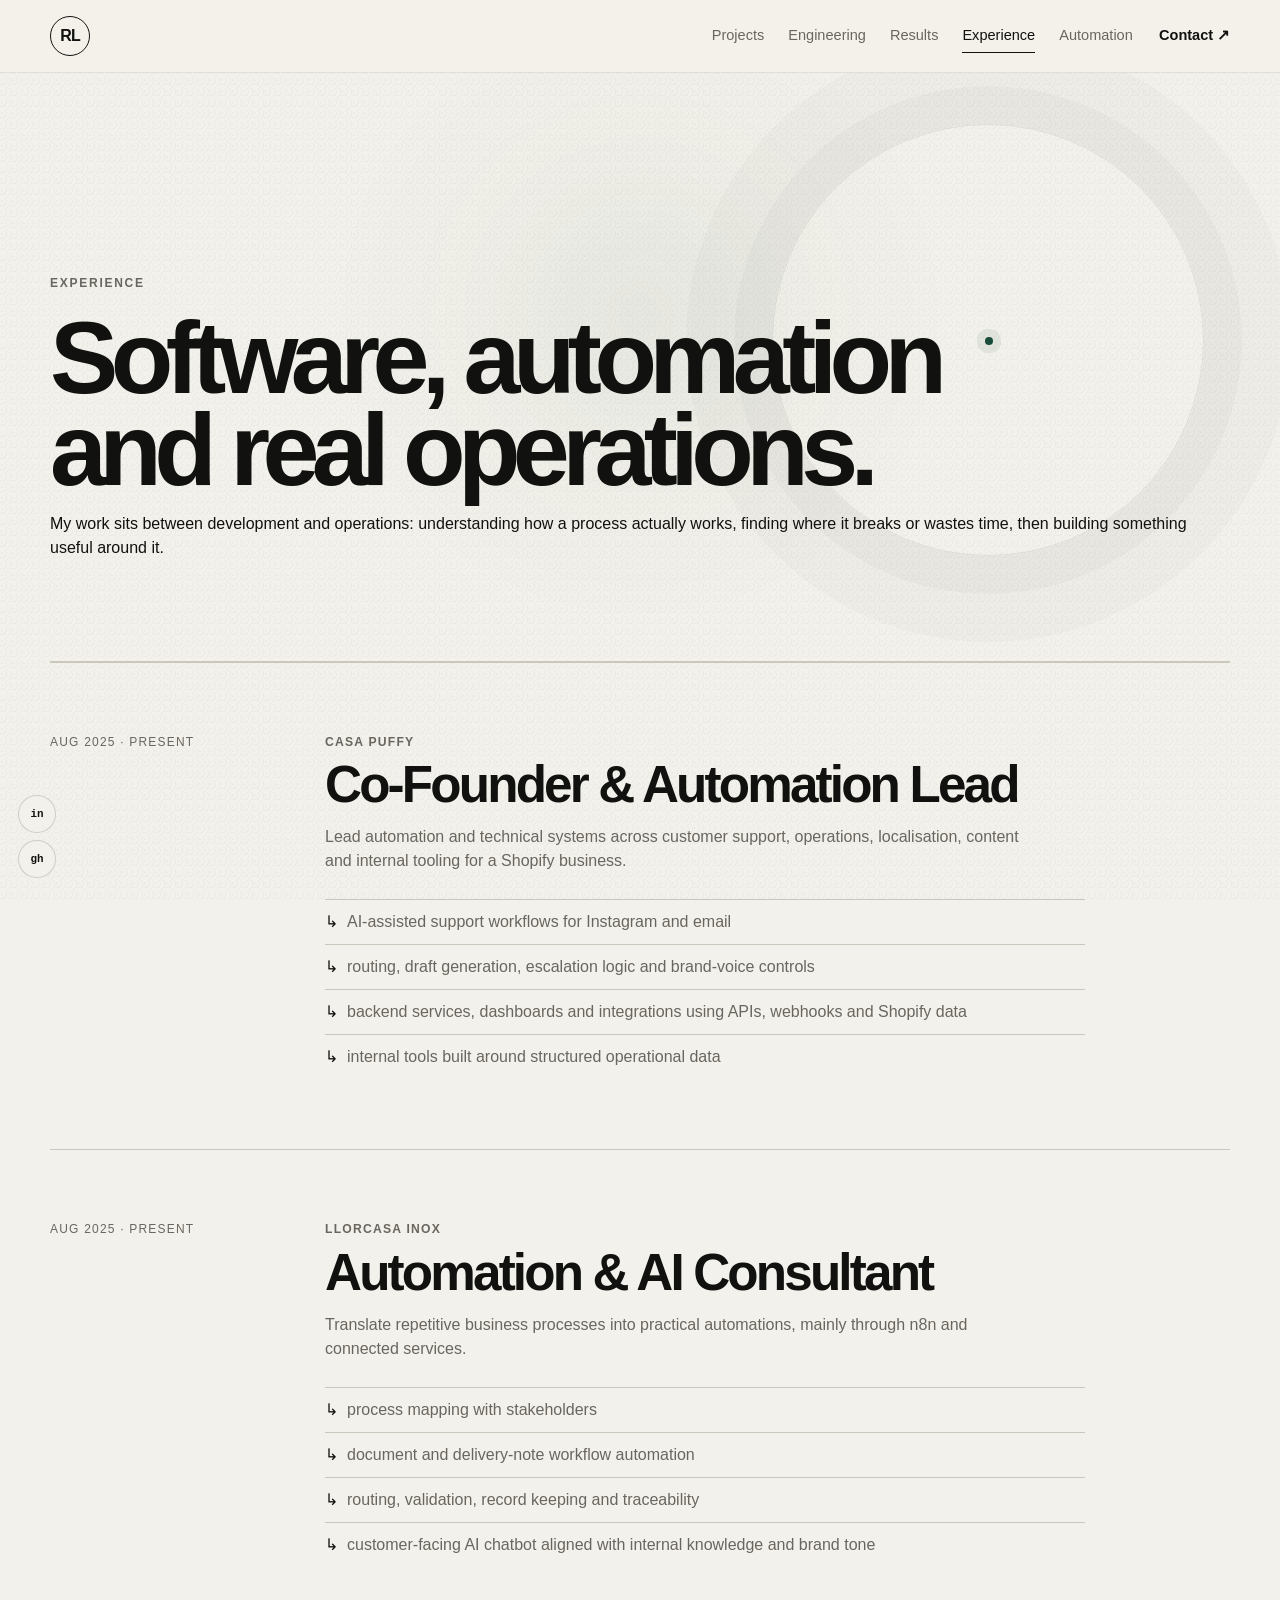
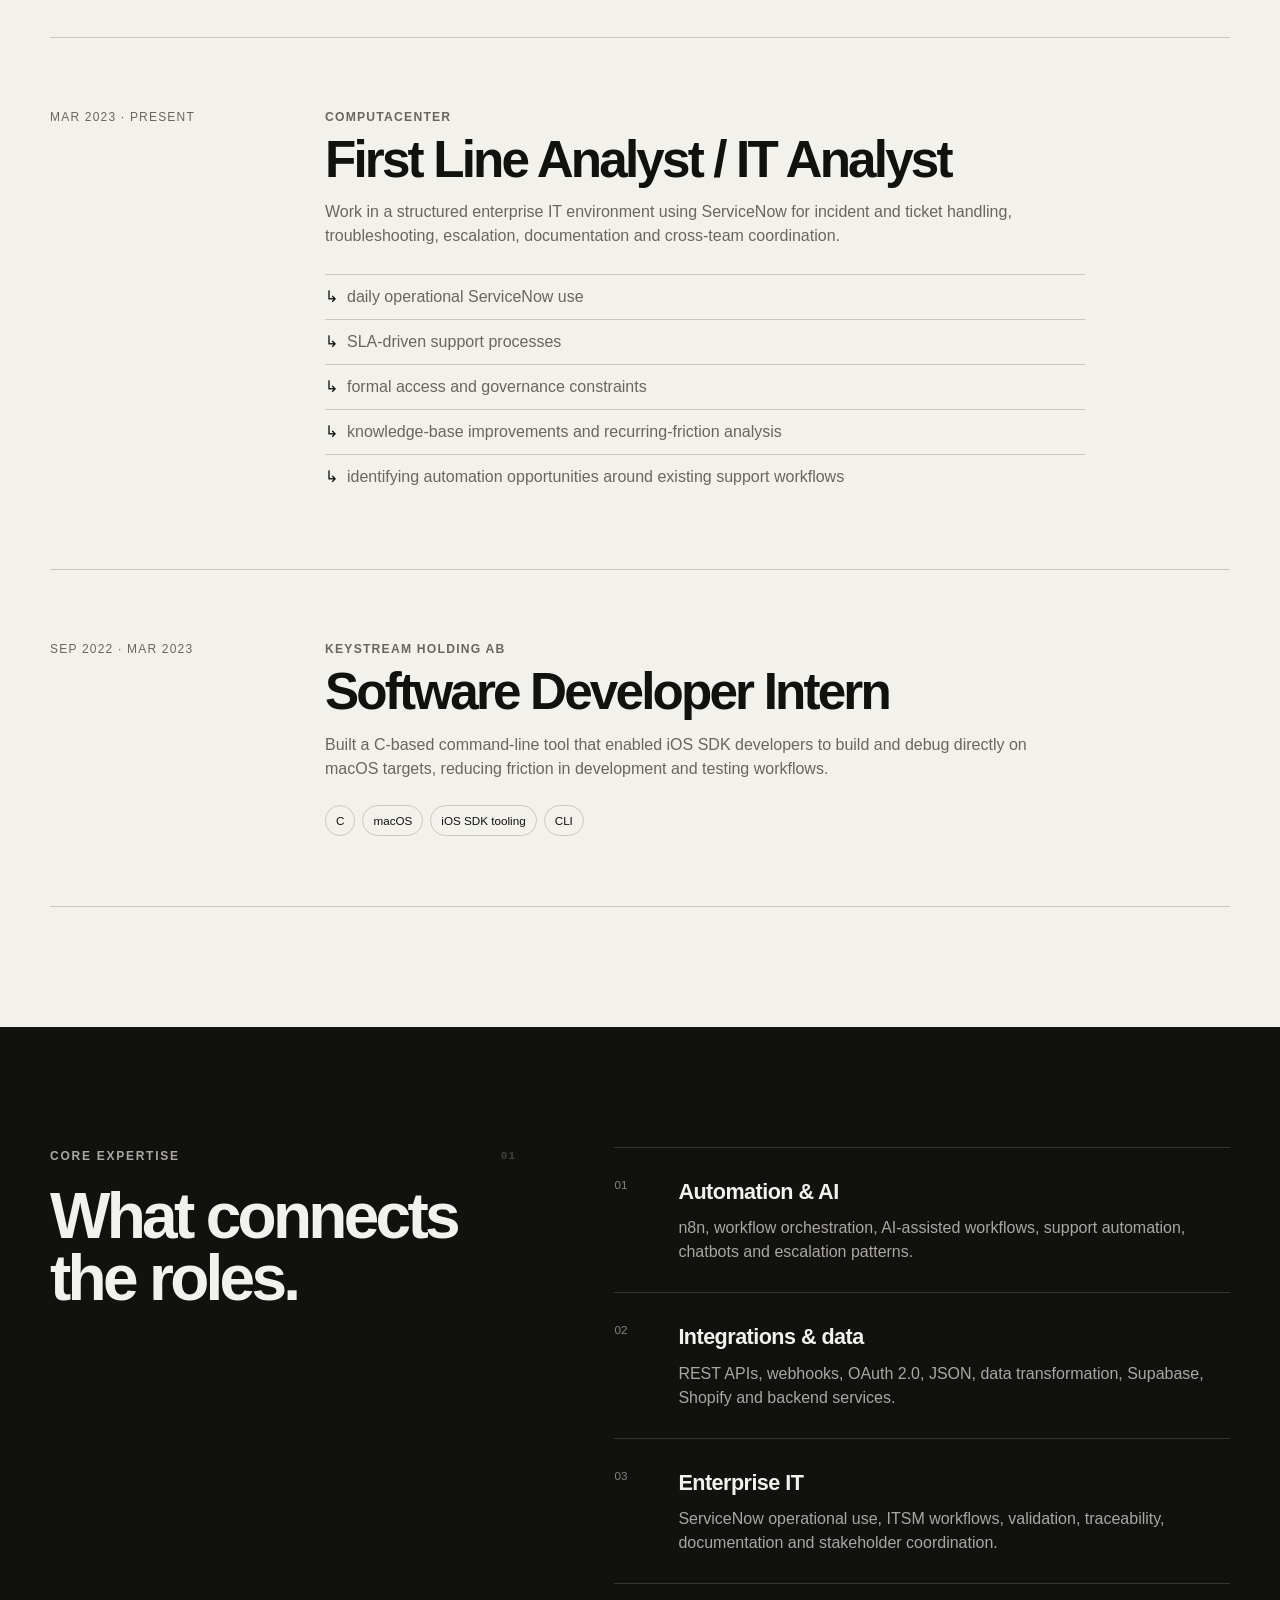
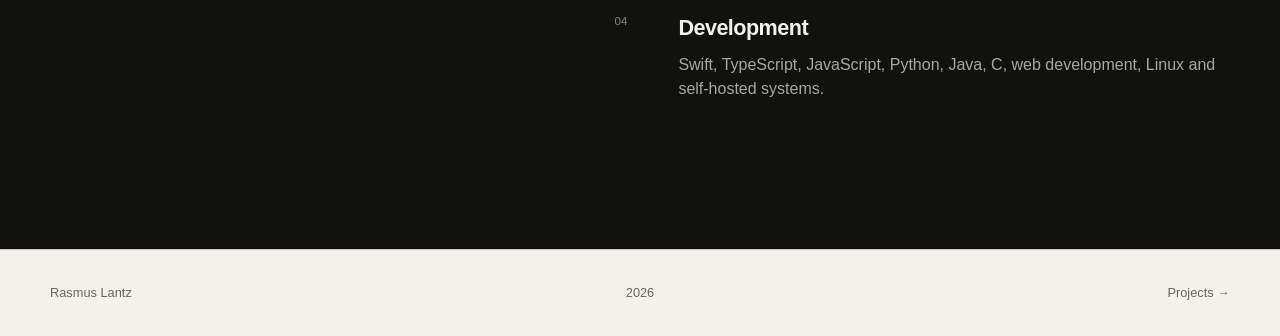
<file: experience.html>
<!doctype html>
<html lang="en">
<head><meta charset="utf-8"><meta name="viewport" content="width=device-width,initial-scale=1"><meta name="description" content="Professional experience of Rasmus Lantz across automation, enterprise IT, ecommerce systems and software development."><title>Experience | Rasmus Lantz</title><link rel="icon" href="favicon.svg" type="image/svg+xml"><link rel="stylesheet" href="styles.css"></head>
<body class="inner-page"><div class="page-progress" aria-hidden="true"></div>
<header class="site-header"><div class="shell nav-wrap"><a class="wordmark" href="./">RL</a><nav class="nav"><a href="./">Home</a><a href="projects.html">Projects</a><a class="active" href="experience.html">Experience</a><a href="case-studies.html">Case studies</a><a href="automation.html">Automation</a></nav><a class="nav-cta" href="https://github.com/rasmuslantz">GitHub ↗</a></div></header>
<main>
<section class="page-hero shell reveal"><p class="eyebrow">Experience</p><h1>Software, automation and real operations.</h1><p>My work sits between development and operations: understanding how a process actually works, finding where it breaks or wastes time, then building something useful around it.</p></section>
<section class="experience-list shell">
<article class="experience-row reveal"><div class="experience-date">Aug 2025 · Present</div><div class="experience-copy"><p class="project-kicker">Casa Puffy</p><h2>Co-Founder & Automation Lead</h2><p>Lead automation and technical systems across customer support, operations, localisation, content and internal tooling for a Shopify business.</p><ul class="clean-list"><li>AI-assisted support workflows for Instagram and email</li><li>routing, draft generation, escalation logic and brand-voice controls</li><li>backend services, dashboards and integrations using APIs, webhooks and Shopify data</li><li>internal tools built around structured operational data</li></ul></div></article>
<article class="experience-row reveal"><div class="experience-date">Aug 2025 · Present</div><div class="experience-copy"><p class="project-kicker">LLORCASA INOX</p><h2>Automation & AI Consultant</h2><p>Translate repetitive business processes into practical automations, mainly through n8n and connected services.</p><ul class="clean-list"><li>process mapping with stakeholders</li><li>document and delivery-note workflow automation</li><li>routing, validation, record keeping and traceability</li><li>customer-facing AI chatbot aligned with internal knowledge and brand tone</li></ul></div></article>
<article class="experience-row reveal"><div class="experience-date">Mar 2023 · Present</div><div class="experience-copy"><p class="project-kicker">Computacenter</p><h2>First Line Analyst / IT Analyst</h2><p>Work in a structured enterprise IT environment using ServiceNow for incident and ticket handling, troubleshooting, escalation, documentation and cross-team coordination.</p><ul class="clean-list"><li>daily operational ServiceNow use</li><li>SLA-driven support processes</li><li>formal access and governance constraints</li><li>knowledge-base improvements and recurring-friction analysis</li><li>identifying automation opportunities around existing support workflows</li></ul></div></article>
<article class="experience-row reveal"><div class="experience-date">Sep 2022 · Mar 2023</div><div class="experience-copy"><p class="project-kicker">Keystream Holding AB</p><h2>Software Developer Intern</h2><p>Built a C-based command-line tool that enabled iOS SDK developers to build and debug directly on macOS targets, reducing friction in development and testing workflows.</p><div class="tag-row"><span>C</span><span>macOS</span><span>iOS SDK tooling</span><span>CLI</span></div></div></article>
</section>
<section class="section section-contrast"><div class="shell split"><div class="section-heading reveal"><p class="eyebrow">Core expertise</p><h2>What connects the roles.</h2></div><div class="capability-list"><article class="capability reveal"><span>01</span><div><h3>Automation & AI</h3><p>n8n, workflow orchestration, AI-assisted workflows, support automation, chatbots and escalation patterns.</p></div></article><article class="capability reveal"><span>02</span><div><h3>Integrations & data</h3><p>REST APIs, webhooks, OAuth 2.0, JSON, data transformation, Supabase, Shopify and backend services.</p></div></article><article class="capability reveal"><span>03</span><div><h3>Enterprise IT</h3><p>ServiceNow operational use, ITSM workflows, validation, traceability, documentation and stakeholder coordination.</p></div></article><article class="capability reveal"><span>04</span><div><h3>Development</h3><p>Swift, TypeScript, JavaScript, Python, Java, C, web development, Linux and self-hosted systems.</p></div></article></div></div></section>
</main><footer class="site-footer"><div class="shell footer-inner"><span>Rasmus Lantz</span><span id="year"></span><a href="projects.html">Projects →</a></div></footer><script src="script.js" defer></script></body></html>
</file>
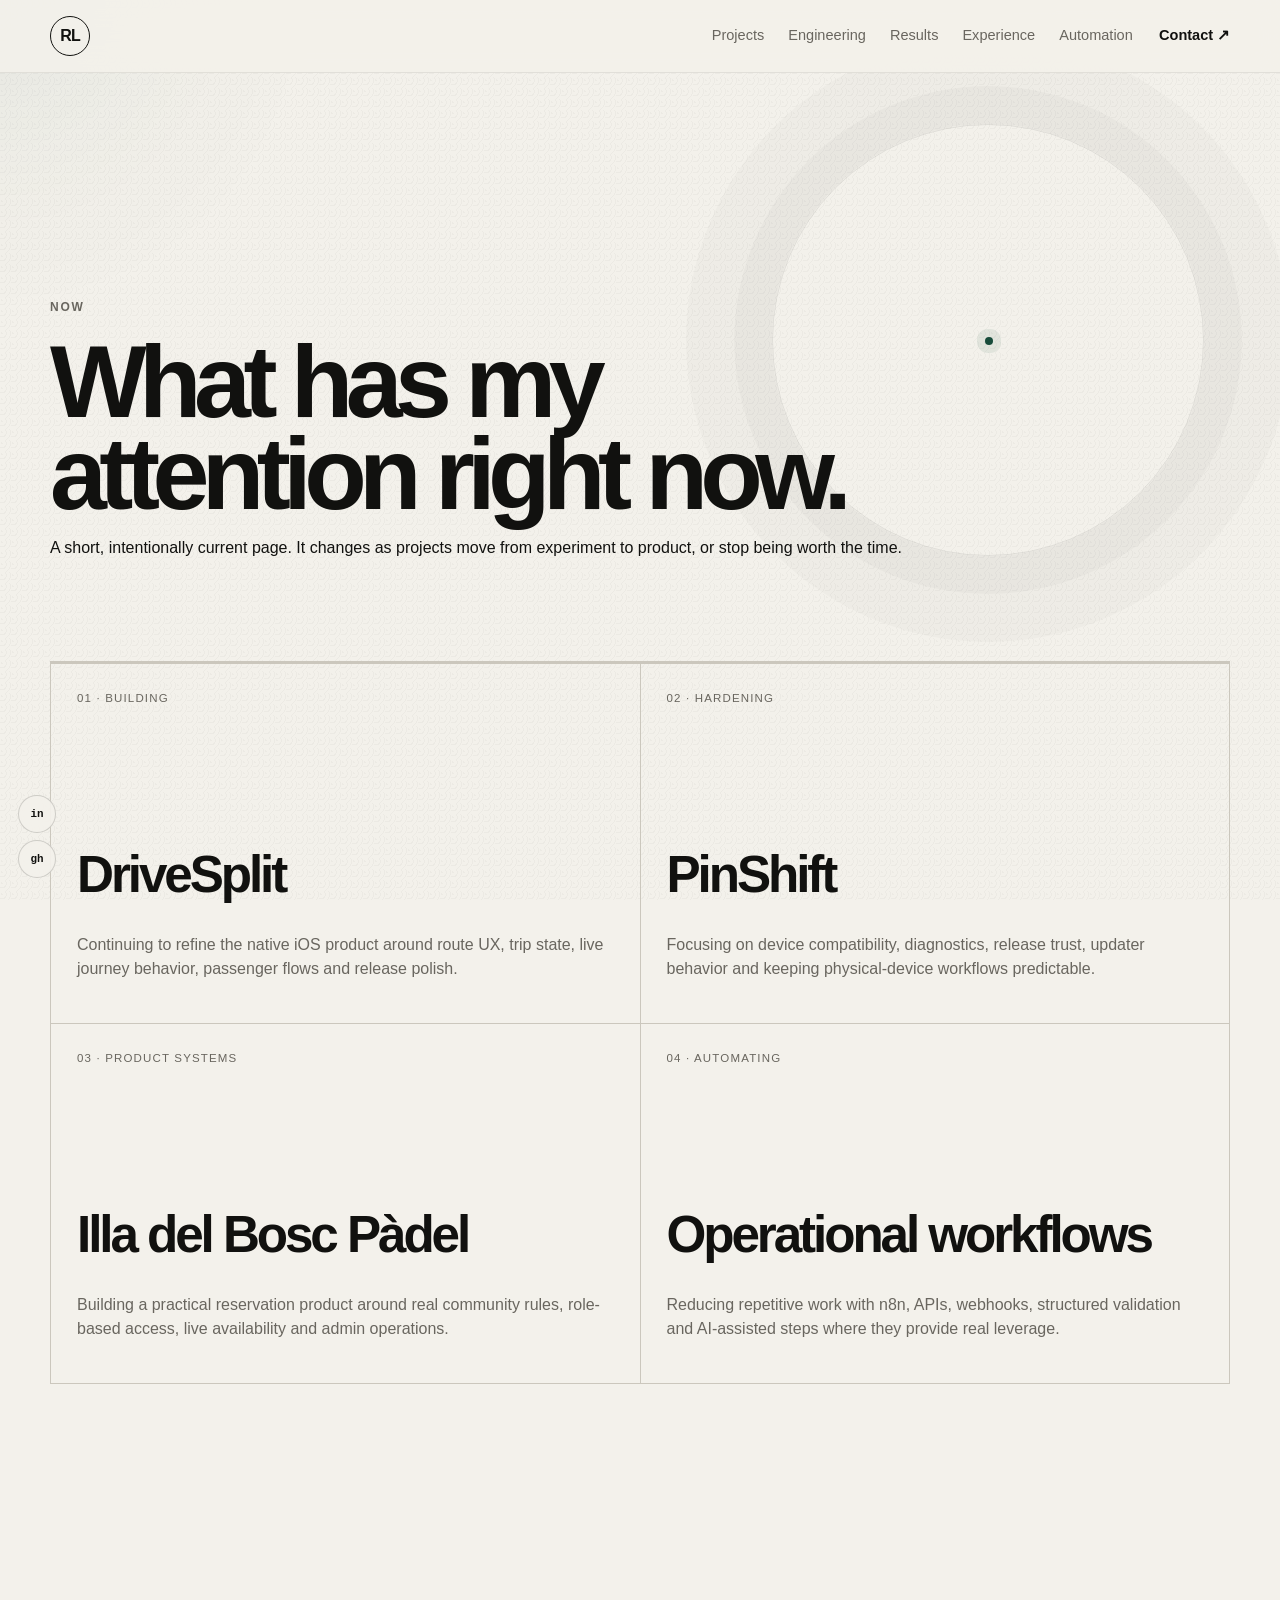
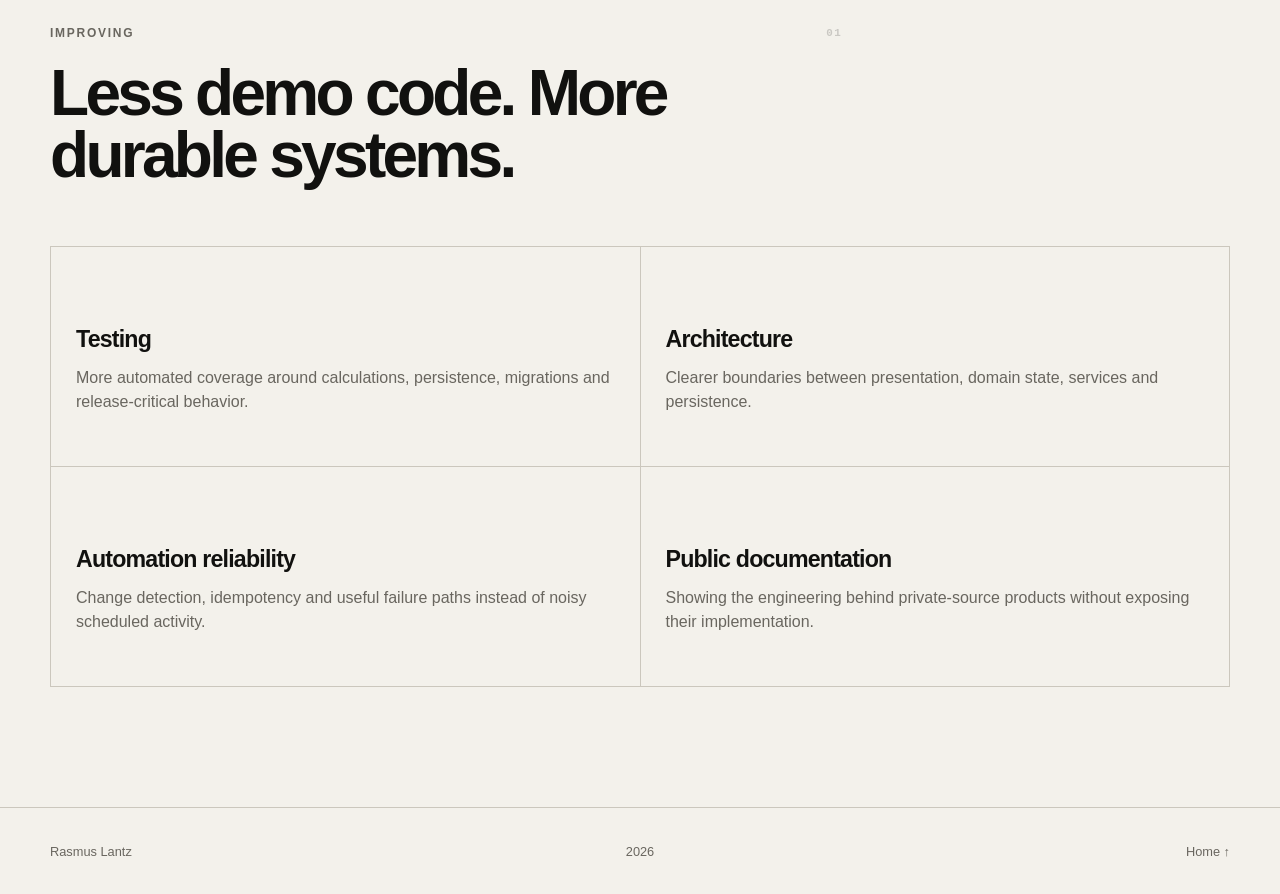
<file: now.html>
<!doctype html>
<html lang="en">
<head><meta charset="utf-8"><meta name="viewport" content="width=device-width,initial-scale=1"><meta name="description" content="Current software and automation focus of Rasmus Lantz."><title>Now | Rasmus Lantz</title><link rel="icon" href="favicon.svg" type="image/svg+xml"><link rel="stylesheet" href="styles.css"></head>
<body class="inner-page"><div class="page-progress" aria-hidden="true"></div>
<header class="site-header"><div class="shell nav-wrap"><a class="wordmark" href="./">RL</a><nav class="nav"><a href="./">Home</a><a href="projects.html">Projects</a><a href="experience.html">Experience</a><a href="case-studies.html">Case studies</a><a href="automation.html">Automation</a></nav><a class="nav-cta" href="https://github.com/rasmuslantz">GitHub ↗</a></div></header>
<main><section class="page-hero shell reveal"><p class="eyebrow">Now</p><h1>What has my attention right now.</h1><p>A short, intentionally current page. It changes as projects move from experiment to product, or stop being worth the time.</p></section><section class="now-grid shell"><article class="now-card reveal"><span>01 · Building</span><h2>DriveSplit</h2><p>Continuing to refine the native iOS product around route UX, trip state, live journey behavior, passenger flows and release polish.</p></article><article class="now-card reveal"><span>02 · Hardening</span><h2>PinShift</h2><p>Focusing on device compatibility, diagnostics, release trust, updater behavior and keeping physical-device workflows predictable.</p></article><article class="now-card reveal"><span>03 · Product systems</span><h2>Illa del Bosc Pàdel</h2><p>Building a practical reservation product around real community rules, role-based access, live availability and admin operations.</p></article><article class="now-card reveal"><span>04 · Automating</span><h2>Operational workflows</h2><p>Reducing repetitive work with n8n, APIs, webhooks, structured validation and AI-assisted steps where they provide real leverage.</p></article></section><section class="section shell"><div class="section-heading reveal"><p class="eyebrow">Improving</p><h2>Less demo code. More durable systems.</h2></div><div class="mini-grid"><article class="reveal"><h3>Testing</h3><p>More automated coverage around calculations, persistence, migrations and release-critical behavior.</p></article><article class="reveal"><h3>Architecture</h3><p>Clearer boundaries between presentation, domain state, services and persistence.</p></article><article class="reveal"><h3>Automation reliability</h3><p>Change detection, idempotency and useful failure paths instead of noisy scheduled activity.</p></article><article class="reveal"><h3>Public documentation</h3><p>Showing the engineering behind private-source products without exposing their implementation.</p></article></div></section></main><footer class="site-footer"><div class="shell footer-inner"><span>Rasmus Lantz</span><span id="year"></span><a href="./">Home ↑</a></div></footer><script src="script.js" defer></script></body></html>
</file>
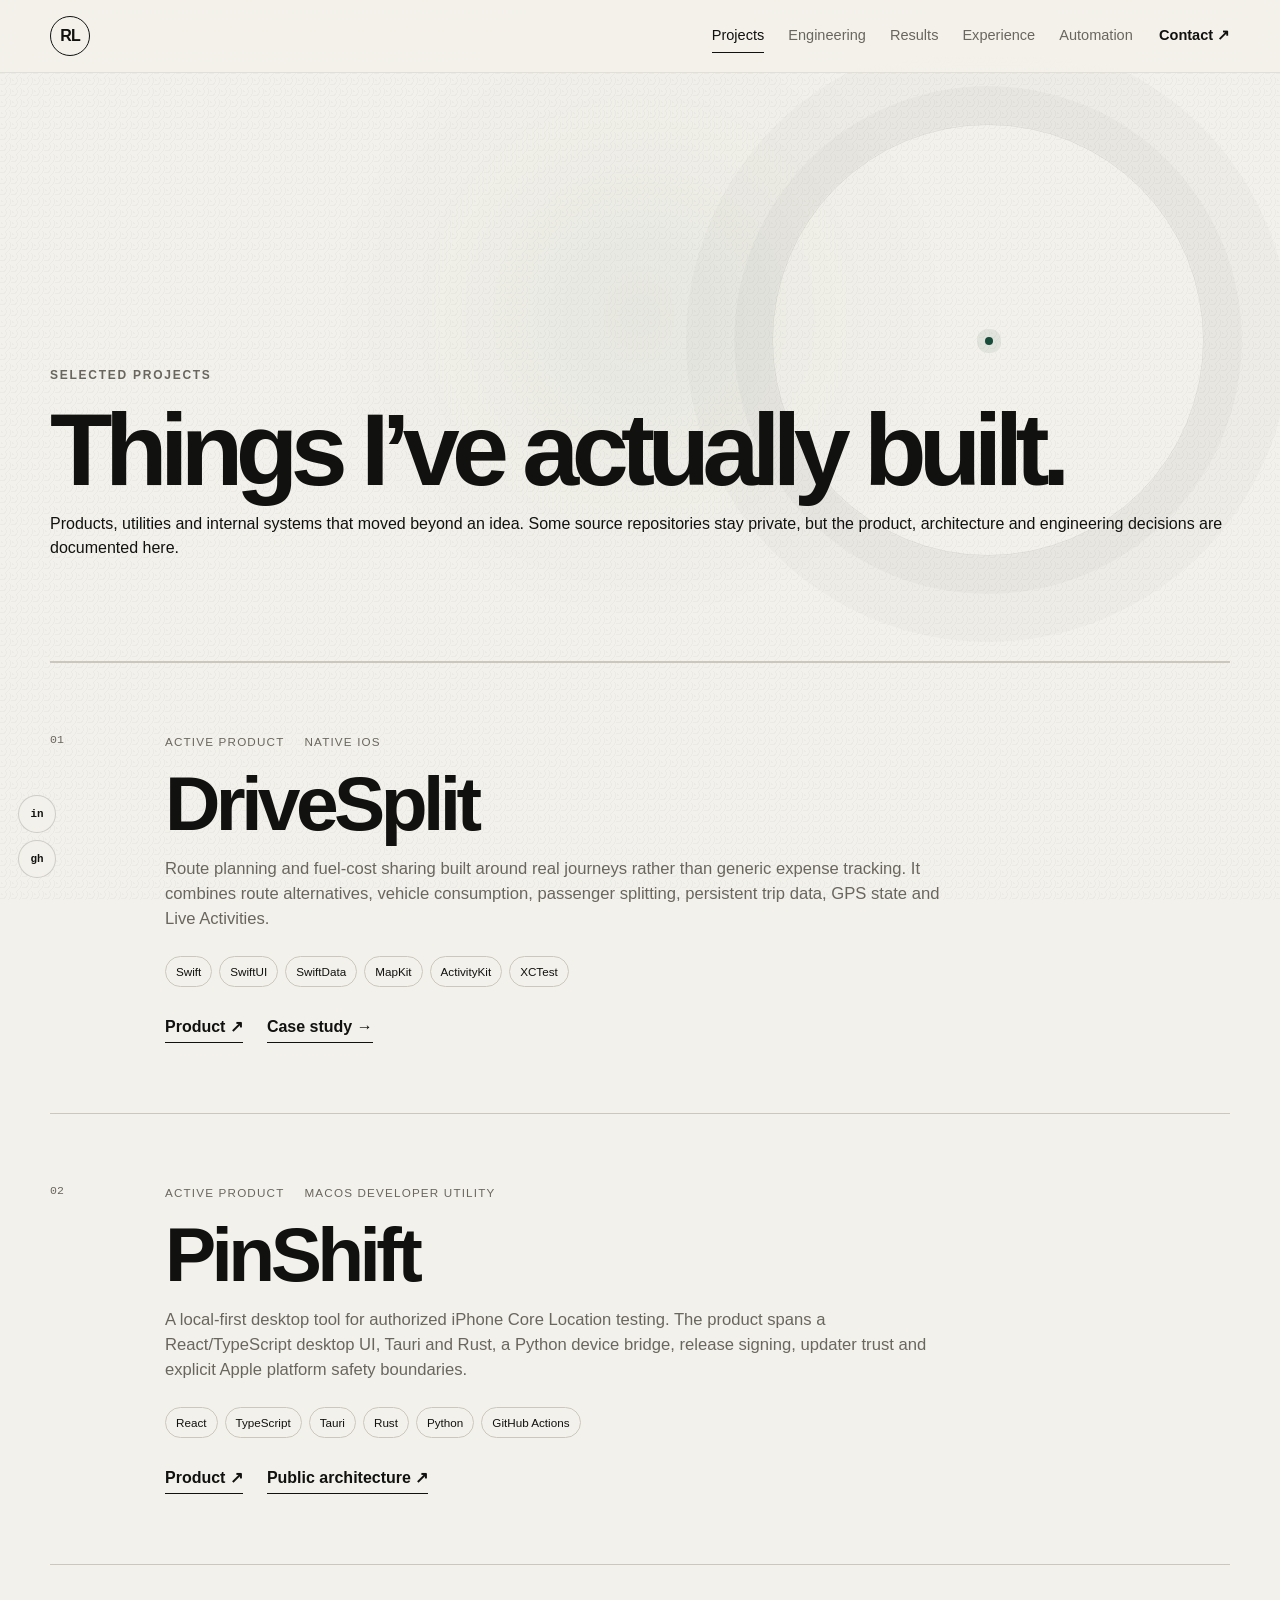
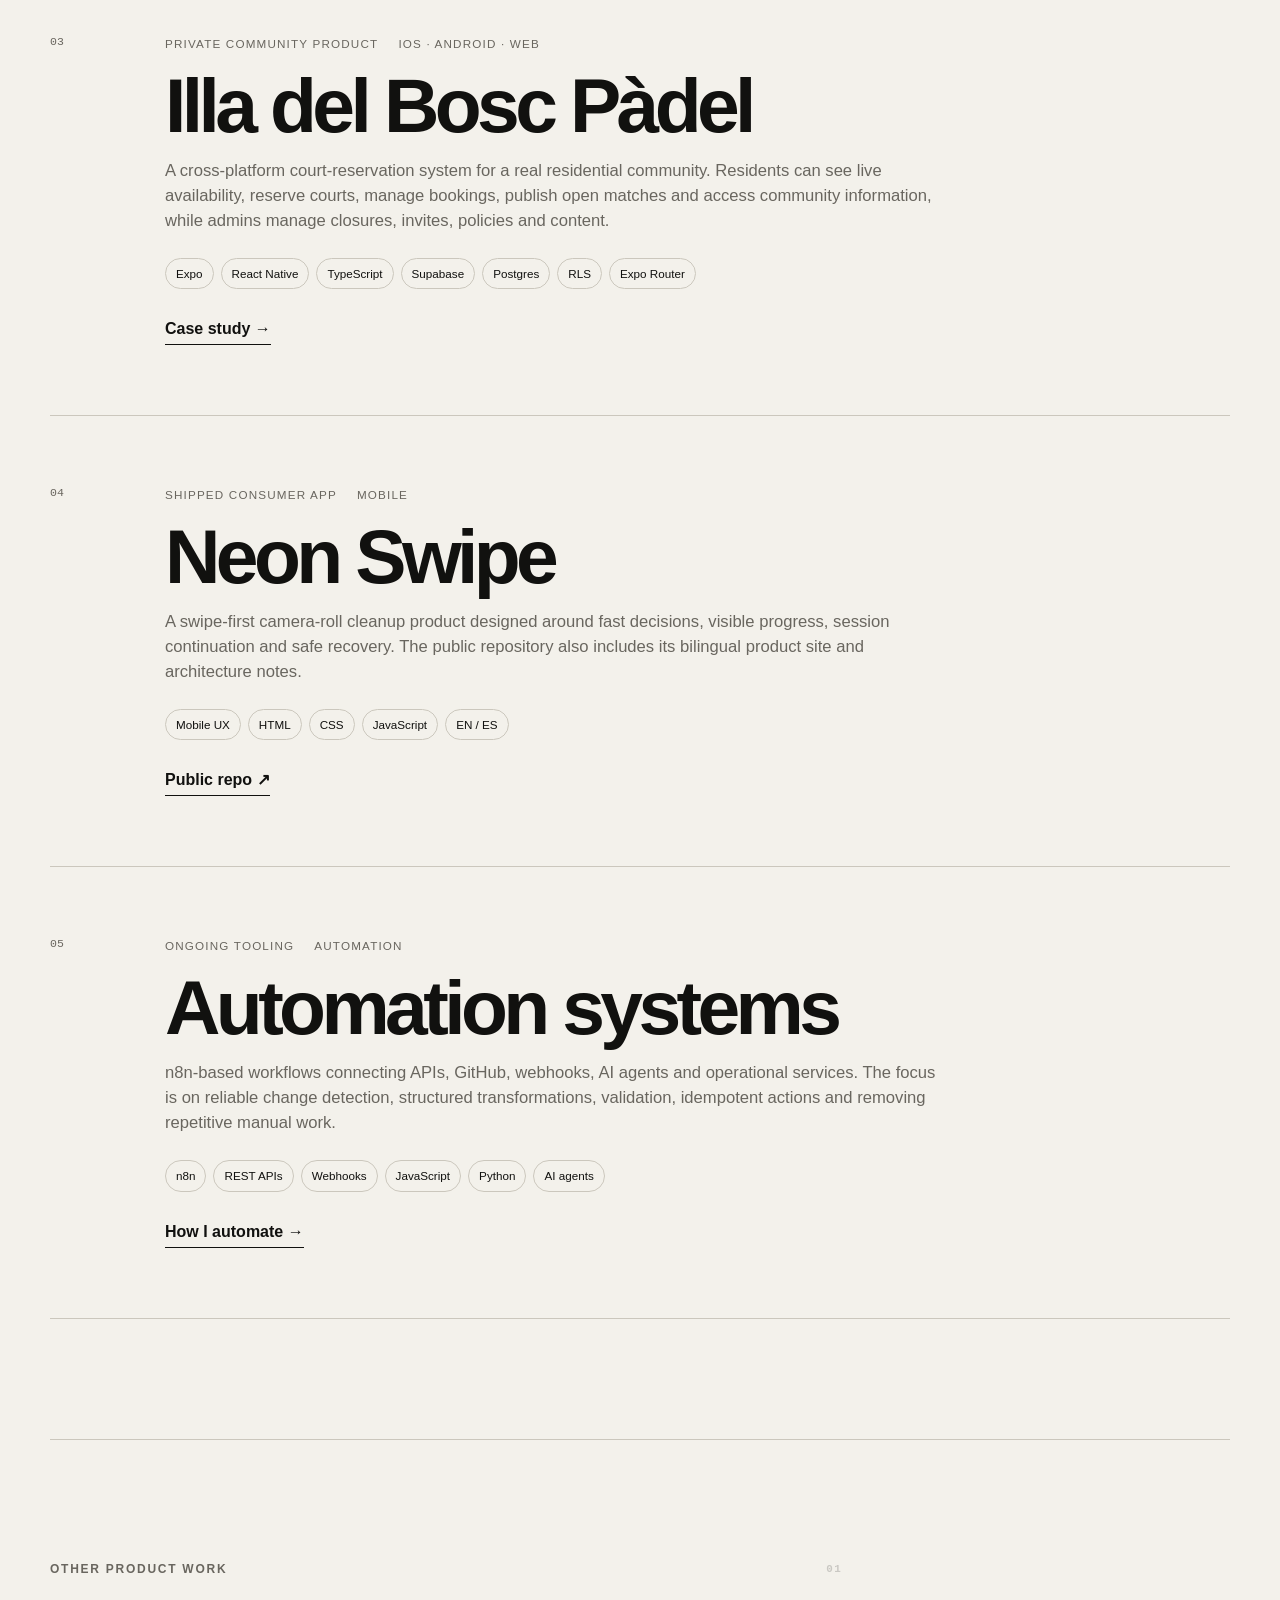
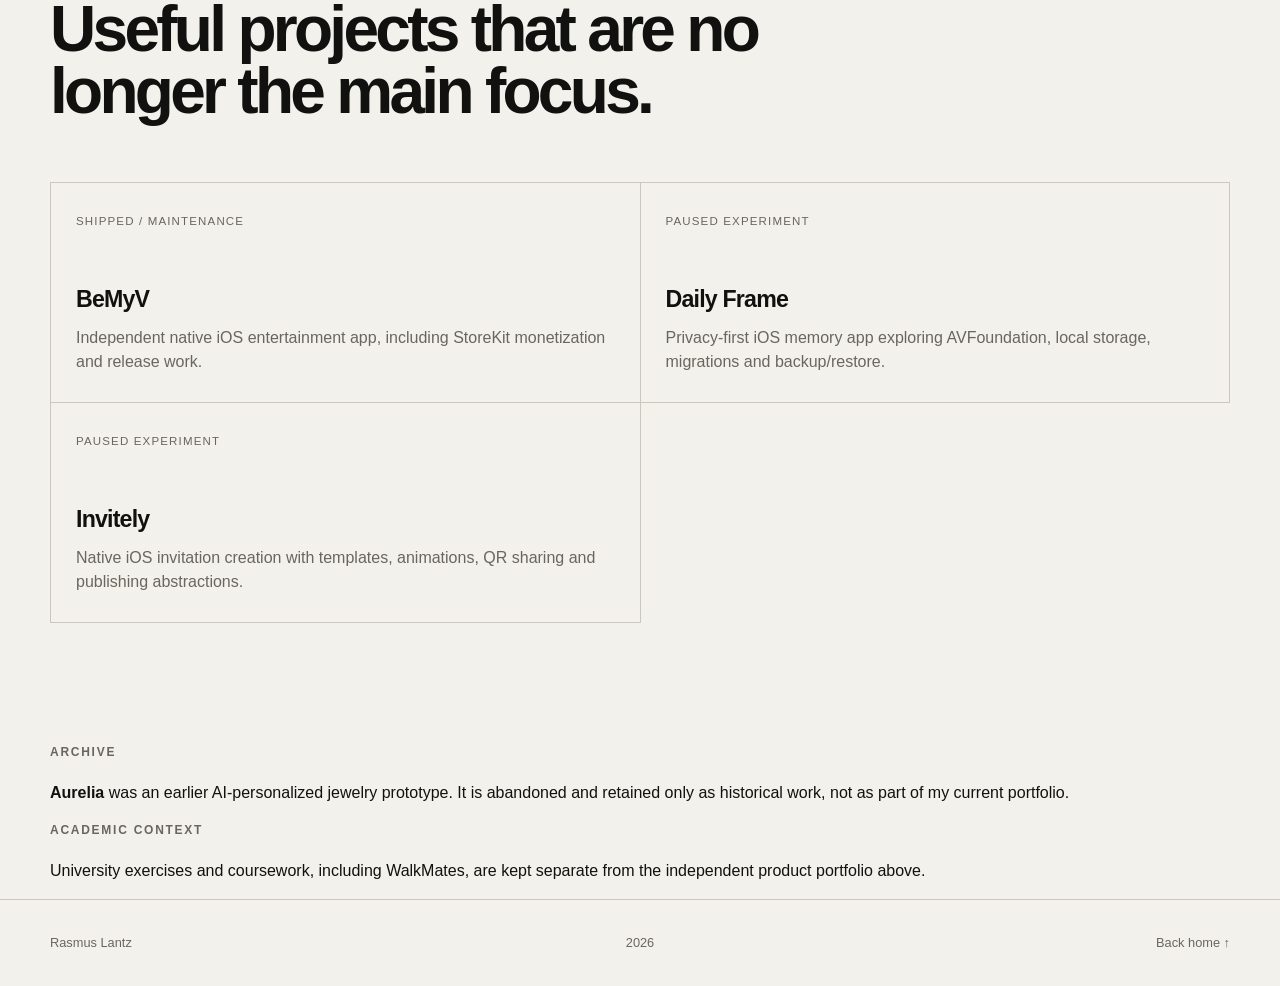
<file: projects.html>
<!doctype html>
<html lang="en">
<head>
  <meta charset="utf-8"><meta name="viewport" content="width=device-width,initial-scale=1">
  <meta name="description" content="Selected software projects by Rasmus Lantz across iOS, macOS, automation and product engineering.">
  <title>Projects | Rasmus Lantz</title>
  <link rel="icon" href="favicon.svg" type="image/svg+xml"><link rel="stylesheet" href="styles.css">
</head>
<body class="inner-page">
  <div class="page-progress" aria-hidden="true"></div>
  <header class="site-header"><div class="shell nav-wrap"><a class="wordmark" href="./">RL</a><nav class="nav"><a href="./">Home</a><a class="active" href="projects.html">Projects</a><a href="experience.html">Experience</a><a href="case-studies.html">Case studies</a><a href="automation.html">Automation</a></nav><a class="nav-cta" href="https://github.com/rasmuslantz">GitHub ↗</a></div></header>
  <main>
    <section class="page-hero shell reveal"><p class="eyebrow">Selected projects</p><h1>Things I’ve actually built.</h1><p>Products, utilities and internal systems that moved beyond an idea. Some source repositories stay private, but the product, architecture and engineering decisions are documented here.</p></section>

    <section class="project-showcase shell">
      <article class="case-card reveal"><div class="case-index">01</div><div class="case-main"><div class="case-meta"><span>Active product</span><span>Native iOS</span></div><h2>DriveSplit</h2><p>Route planning and fuel-cost sharing built around real journeys rather than generic expense tracking. It combines route alternatives, vehicle consumption, passenger splitting, persistent trip data, GPS state and Live Activities.</p><div class="tag-row"><span>Swift</span><span>SwiftUI</span><span>SwiftData</span><span>MapKit</span><span>ActivityKit</span><span>XCTest</span></div><div class="link-row"><a href="https://drivesplit.pages.dev">Product ↗</a><a href="case-studies.html#drivesplit">Case study →</a></div></div></article>

      <article class="case-card reveal"><div class="case-index">02</div><div class="case-main"><div class="case-meta"><span>Active product</span><span>macOS developer utility</span></div><h2>PinShift</h2><p>A local-first desktop tool for authorized iPhone Core Location testing. The product spans a React/TypeScript desktop UI, Tauri and Rust, a Python device bridge, release signing, updater trust and explicit Apple platform safety boundaries.</p><div class="tag-row"><span>React</span><span>TypeScript</span><span>Tauri</span><span>Rust</span><span>Python</span><span>GitHub Actions</span></div><div class="link-row"><a href="https://pinshift.pages.dev">Product ↗</a><a href="https://github.com/rasmuslantz/PinShift-Support">Public architecture ↗</a></div></div></article>

      <article class="case-card reveal"><div class="case-index">03</div><div class="case-main"><div class="case-meta"><span>Private community product</span><span>iOS · Android · Web</span></div><h2>Illa del Bosc Pàdel</h2><p>A cross-platform court-reservation system for a real residential community. Residents can see live availability, reserve courts, manage bookings, publish open matches and access community information, while admins manage closures, invites, policies and content.</p><div class="tag-row"><span>Expo</span><span>React Native</span><span>TypeScript</span><span>Supabase</span><span>Postgres</span><span>RLS</span><span>Expo Router</span></div><div class="link-row"><a href="case-studies.html#padel">Case study →</a></div></div></article>

      <article class="case-card reveal"><div class="case-index">04</div><div class="case-main"><div class="case-meta"><span>Shipped consumer app</span><span>Mobile</span></div><h2>Neon Swipe</h2><p>A swipe-first camera-roll cleanup product designed around fast decisions, visible progress, session continuation and safe recovery. The public repository also includes its bilingual product site and architecture notes.</p><div class="tag-row"><span>Mobile UX</span><span>HTML</span><span>CSS</span><span>JavaScript</span><span>EN / ES</span></div><div class="link-row"><a href="https://github.com/rasmuslantz/NeonSwipe">Public repo ↗</a></div></div></article>

      <article class="case-card reveal"><div class="case-index">05</div><div class="case-main"><div class="case-meta"><span>Ongoing tooling</span><span>Automation</span></div><h2>Automation systems</h2><p>n8n-based workflows connecting APIs, GitHub, webhooks, AI agents and operational services. The focus is on reliable change detection, structured transformations, validation, idempotent actions and removing repetitive manual work.</p><div class="tag-row"><span>n8n</span><span>REST APIs</span><span>Webhooks</span><span>JavaScript</span><span>Python</span><span>AI agents</span></div><div class="link-row"><a href="automation.html">How I automate →</a></div></div></article>
    </section>

    <section class="small-projects section shell reveal"><div class="section-heading"><p class="eyebrow">Other product work</p><h2>Useful projects that are no longer the main focus.</h2></div><div class="mini-grid"><article><span>Shipped / maintenance</span><h3>BeMyV</h3><p>Independent native iOS entertainment app, including StoreKit monetization and release work.</p></article><article><span>Paused experiment</span><h3>Daily Frame</h3><p>Privacy-first iOS memory app exploring AVFoundation, local storage, migrations and backup/restore.</p></article><article><span>Paused experiment</span><h3>Invitely</h3><p>Native iOS invitation creation with templates, animations, QR sharing and publishing abstractions.</p></article></div></section>

    <section class="archive-note shell reveal"><p class="eyebrow">Archive</p><p><strong>Aurelia</strong> was an earlier AI-personalized jewelry prototype. It is abandoned and retained only as historical work, not as part of my current portfolio.</p></section>

    <section class="coursework-note shell reveal"><p class="eyebrow">Academic context</p><p>University exercises and coursework, including WalkMates, are kept separate from the independent product portfolio above.</p></section>
  </main>
  <footer class="site-footer"><div class="shell footer-inner"><span>Rasmus Lantz</span><span id="year"></span><a href="./">Back home ↑</a></div></footer><script src="script.js" defer></script>
</body></html>
</file>
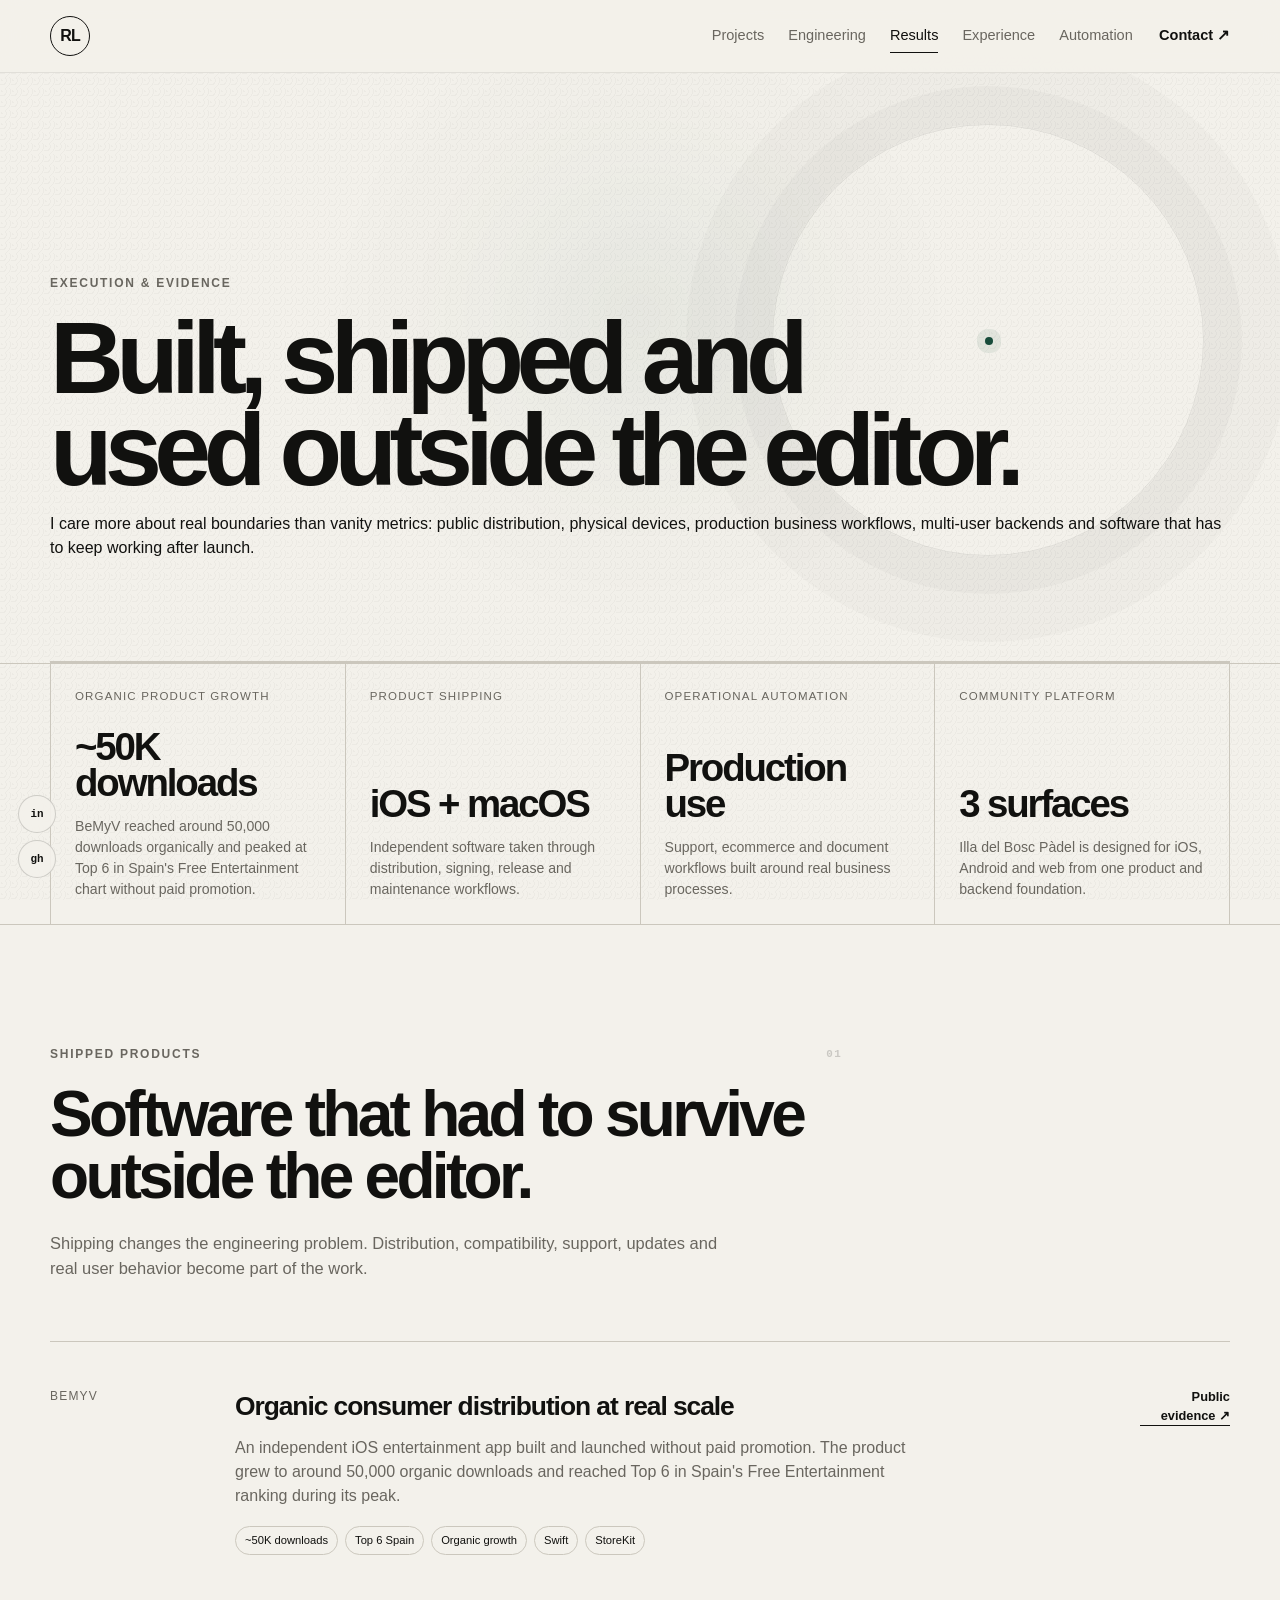
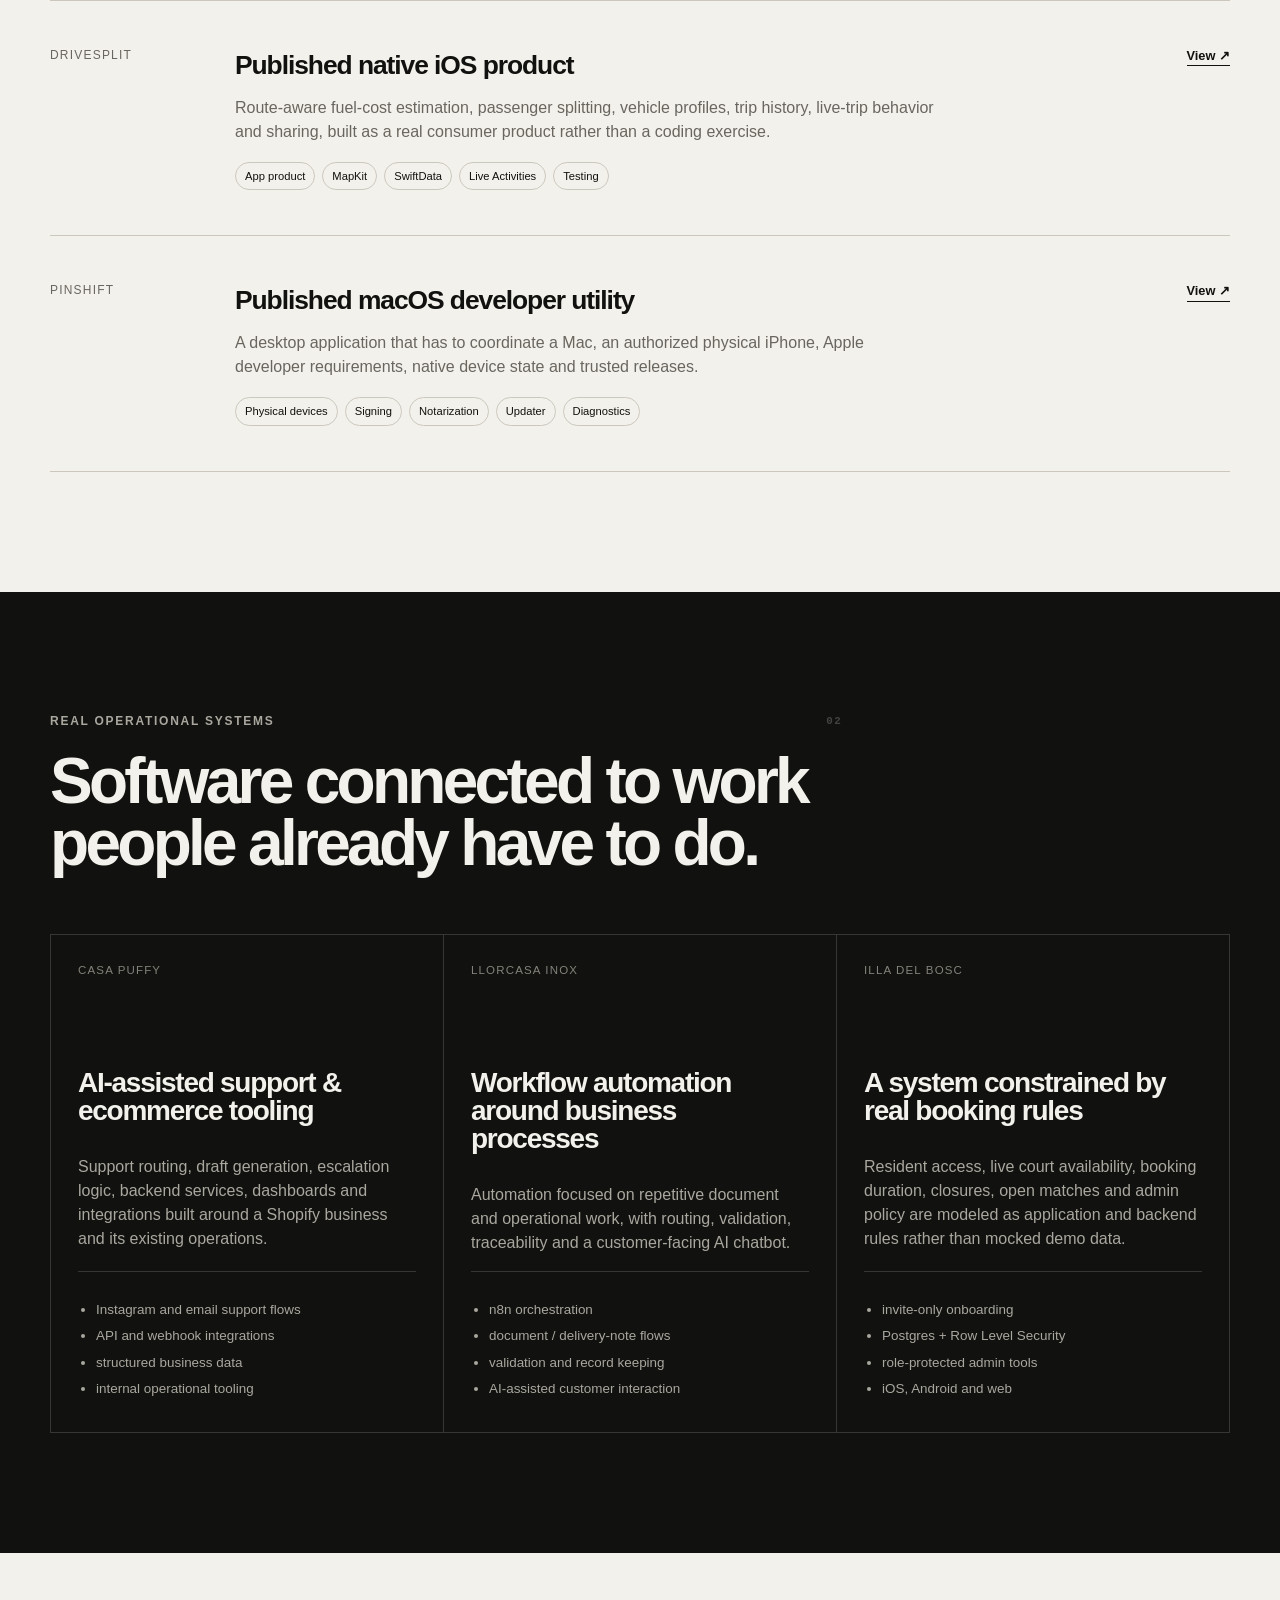
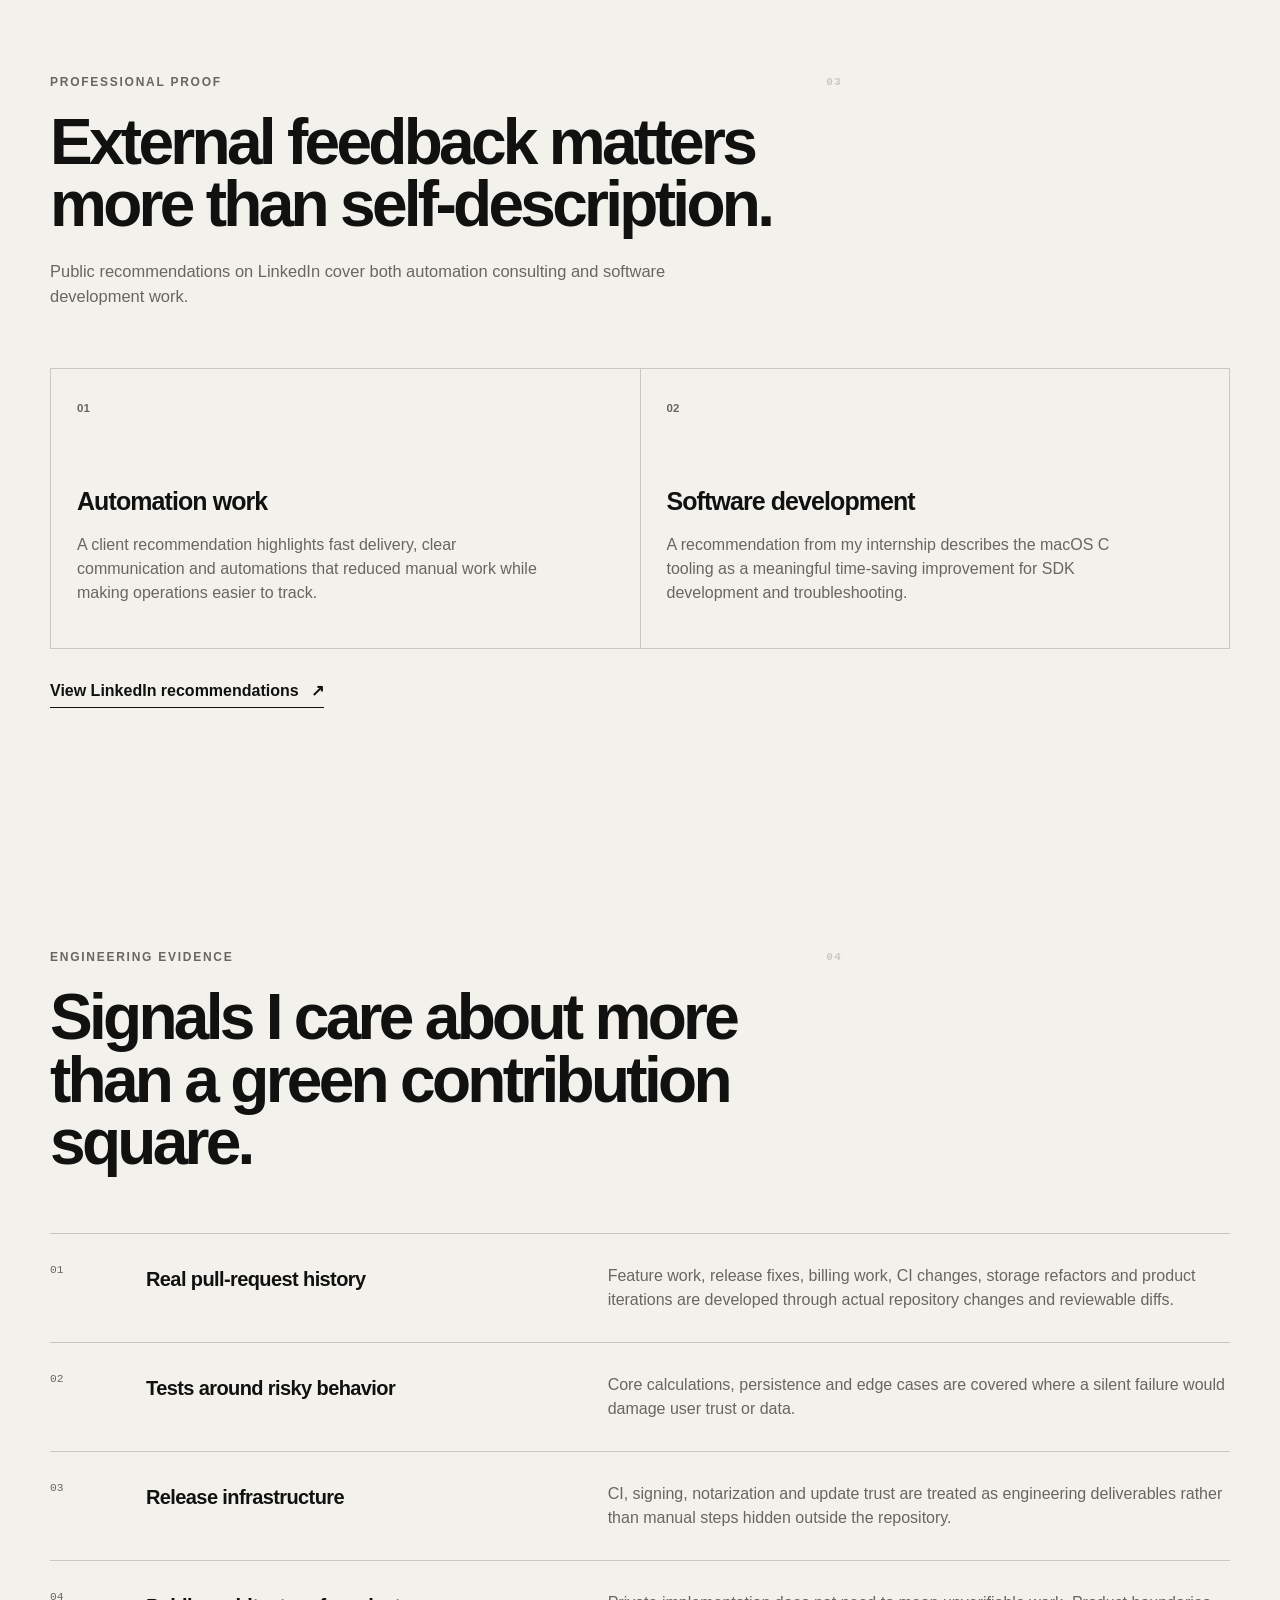
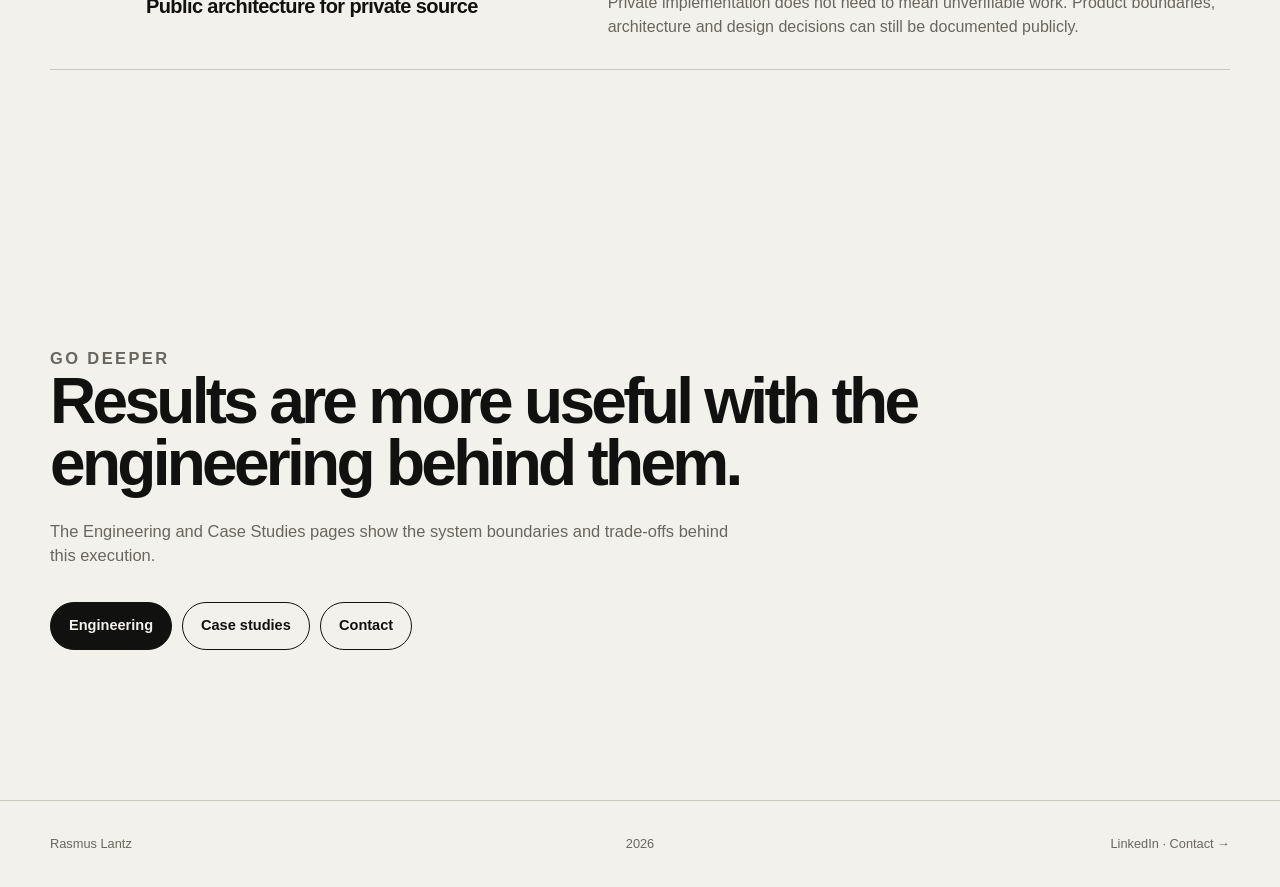
<file: results.html>
<!doctype html>
<html lang="en">
<head>
  <meta charset="utf-8"><meta name="viewport" content="width=device-width,initial-scale=1">
  <meta name="description" content="Execution evidence across products, automation and engineering work by Rasmus Lantz.">
  <title>Execution & Results | Rasmus Lantz</title>
  <link rel="icon" href="favicon.svg" type="image/svg+xml"><link rel="stylesheet" href="styles.css"><link rel="stylesheet" href="extras.css">
</head>
<body class="inner-page"><div class="page-progress" aria-hidden="true"></div>
<header class="site-header"><div class="shell nav-wrap"><a class="wordmark" href="./">RL</a><nav class="nav"><a href="./">Home</a><a href="projects.html">Projects</a><a href="engineering.html">Engineering</a><a class="active" href="results.html">Results</a><a href="experience.html">Experience</a></nav><a class="nav-cta" href="contact.html">Contact ↗</a></div></header>
<main>
<section class="page-hero shell reveal"><p class="eyebrow">Execution & evidence</p><h1>Built, shipped and used outside the editor.</h1><p>I care more about real boundaries than vanity metrics: public distribution, physical devices, production business workflows, multi-user backends and software that has to keep working after launch.</p></section>

<section class="evidence-band"><div class="shell evidence-grid">
  <article class="evidence-stat reveal"><span>Organic product growth</span><strong>~50K downloads</strong><p>BeMyV reached around 50,000 downloads organically and peaked at Top 6 in Spain's Free Entertainment chart without paid promotion.</p></article>
  <article class="evidence-stat reveal"><span>Product shipping</span><strong>iOS + macOS</strong><p>Independent software taken through distribution, signing, release and maintenance workflows.</p></article>
  <article class="evidence-stat reveal"><span>Operational automation</span><strong>Production use</strong><p>Support, ecommerce and document workflows built around real business processes.</p></article>
  <article class="evidence-stat reveal"><span>Community platform</span><strong>3 surfaces</strong><p>Illa del Bosc Pàdel is designed for iOS, Android and web from one product and backend foundation.</p></article>
</div></section>

<section class="section shell">
  <div class="section-heading reveal"><p class="eyebrow">Shipped products</p><h2>Software that had to survive outside the editor.</h2><p>Shipping changes the engineering problem. Distribution, compatibility, support, updates and real user behavior become part of the work.</p></div>
  <div class="proof-list">
    <article class="proof-row reveal"><div class="proof-label">BeMyV</div><div class="proof-copy"><h3>Organic consumer distribution at real scale</h3><p>An independent iOS entertainment app built and launched without paid promotion. The product grew to around 50,000 organic downloads and reached Top 6 in Spain's Free Entertainment ranking during its peak.</p><div class="proof-tags"><span>~50K downloads</span><span>Top 6 Spain</span><span>Organic growth</span><span>Swift</span><span>StoreKit</span></div></div><a href="https://www.linkedin.com/in/rasmus-lantz" target="_blank" rel="noreferrer">Public evidence ↗</a></article>
    <article class="proof-row reveal"><div class="proof-label">DriveSplit</div><div class="proof-copy"><h3>Published native iOS product</h3><p>Route-aware fuel-cost estimation, passenger splitting, vehicle profiles, trip history, live-trip behavior and sharing, built as a real consumer product rather than a coding exercise.</p><div class="proof-tags"><span>App product</span><span>MapKit</span><span>SwiftData</span><span>Live Activities</span><span>Testing</span></div></div><a href="https://drivesplit.pages.dev">View ↗</a></article>
    <article class="proof-row reveal"><div class="proof-label">PinShift</div><div class="proof-copy"><h3>Published macOS developer utility</h3><p>A desktop application that has to coordinate a Mac, an authorized physical iPhone, Apple developer requirements, native device state and trusted releases.</p><div class="proof-tags"><span>Physical devices</span><span>Signing</span><span>Notarization</span><span>Updater</span><span>Diagnostics</span></div></div><a href="https://pinshift.pages.dev">View ↗</a></article>
  </div>
</section>

<section class="section section-contrast">
  <div class="shell"><div class="section-heading reveal"><p class="eyebrow">Real operational systems</p><h2>Software connected to work people already have to do.</h2></div>
  <div class="results-columns">
    <article class="result-block reveal"><span>Casa Puffy</span><h3>AI-assisted support & ecommerce tooling</h3><p>Support routing, draft generation, escalation logic, backend services, dashboards and integrations built around a Shopify business and its existing operations.</p><ul><li>Instagram and email support flows</li><li>API and webhook integrations</li><li>structured business data</li><li>internal operational tooling</li></ul></article>
    <article class="result-block reveal"><span>LLORCASA INOX</span><h3>Workflow automation around business processes</h3><p>Automation focused on repetitive document and operational work, with routing, validation, traceability and a customer-facing AI chatbot.</p><ul><li>n8n orchestration</li><li>document / delivery-note flows</li><li>validation and record keeping</li><li>AI-assisted customer interaction</li></ul></article>
    <article class="result-block reveal"><span>Illa del Bosc</span><h3>A system constrained by real booking rules</h3><p>Resident access, live court availability, booking duration, closures, open matches and admin policy are modeled as application and backend rules rather than mocked demo data.</p><ul><li>invite-only onboarding</li><li>Postgres + Row Level Security</li><li>role-protected admin tools</li><li>iOS, Android and web</li></ul></article>
  </div></div>
</section>

<section class="section shell">
  <div class="section-heading reveal"><p class="eyebrow">Professional proof</p><h2>External feedback matters more than self-description.</h2><p>Public recommendations on LinkedIn cover both automation consulting and software development work.</p></div>
  <div class="principle-grid">
    <article class="reveal"><strong>01</strong><h3>Automation work</h3><p>A client recommendation highlights fast delivery, clear communication and automations that reduced manual work while making operations easier to track.</p></article>
    <article class="reveal"><strong>02</strong><h3>Software development</h3><p>A recommendation from my internship describes the macOS C tooling as a meaningful time-saving improvement for SDK development and troubleshooting.</p></article>
  </div>
  <div class="section-actions reveal"><a class="text-link" href="https://www.linkedin.com/in/rasmus-lantz" target="_blank" rel="noreferrer">View LinkedIn recommendations <span>↗</span></a></div>
</section>

<section class="section shell">
  <div class="section-heading reveal"><p class="eyebrow">Engineering evidence</p><h2>Signals I care about more than a green contribution square.</h2></div>
  <div class="evidence-lines">
    <article class="reveal"><span>01</span><h3>Real pull-request history</h3><p>Feature work, release fixes, billing work, CI changes, storage refactors and product iterations are developed through actual repository changes and reviewable diffs.</p></article>
    <article class="reveal"><span>02</span><h3>Tests around risky behavior</h3><p>Core calculations, persistence and edge cases are covered where a silent failure would damage user trust or data.</p></article>
    <article class="reveal"><span>03</span><h3>Release infrastructure</h3><p>CI, signing, notarization and update trust are treated as engineering deliverables rather than manual steps hidden outside the repository.</p></article>
    <article class="reveal"><span>04</span><h3>Public architecture for private source</h3><p>Private implementation does not need to mean unverifiable work. Product boundaries, architecture and design decisions can still be documented publicly.</p></article>
  </div>
</section>

<section class="contact shell reveal"><p class="eyebrow">Go deeper</p><h2>Results are more useful with the engineering behind them.</h2><p>The Engineering and Case Studies pages show the system boundaries and trade-offs behind this execution.</p><div class="hero-actions"><a class="button button-primary" href="engineering.html">Engineering</a><a class="button button-secondary" href="case-studies.html">Case studies</a><a class="button button-secondary" href="contact.html">Contact</a></div></section>
</main><footer class="site-footer"><div class="shell footer-inner"><span>Rasmus Lantz</span><span id="year"></span><span><a href="https://www.linkedin.com/in/rasmus-lantz" target="_blank" rel="noreferrer">LinkedIn</a> · <a href="contact.html">Contact →</a></span></div></footer><script src="script.js" defer></script></body></html>
</file>
<file: styles.css>
:root {
  --bg: #f3f1eb;
  --surface: #e8e5de;
  --ink: #11110f;
  --muted: #69665f;
  --line: #cbc7bd;
  --accent: #174b3a;
  --max: 1180px;
  --ease: cubic-bezier(.2,.75,.25,1);
}

* { box-sizing: border-box; }
html { scroll-behavior: smooth; }
body {
  margin: 0;
  overflow-x: hidden;
  background: var(--bg);
  color: var(--ink);
  font-family: Inter, ui-sans-serif, -apple-system, BlinkMacSystemFont, "Segoe UI", sans-serif;
  line-height: 1.5;
  -webkit-font-smoothing: antialiased;
  text-rendering: optimizeLegibility;
}
a { color: inherit; text-decoration: none; }
img { max-width: 100%; display: block; }
::selection { background: var(--ink); color: var(--bg); }
.shell { width: min(calc(100% - 40px), var(--max)); margin: 0 auto; }
.skip-link { position: absolute; left: -9999px; top: 0; }
.skip-link:focus { left: 16px; top: 16px; z-index: 1000; background: var(--ink); color: var(--bg); padding: 10px 14px; }

.page-progress { position: fixed; z-index: 200; left: 0; top: 0; width: 100%; height: 2px; transform: scaleX(0); transform-origin: left; background: var(--accent); pointer-events: none; }

.site-header { position: sticky; top: 0; z-index: 50; border-bottom: 1px solid rgba(17,17,15,.08); background: rgba(243,241,235,.91); backdrop-filter: blur(15px); }
.nav-wrap { min-height: 72px; display: flex; align-items: center; gap: 26px; }
.wordmark { width: 40px; height: 40px; flex: 0 0 auto; border: 1px solid var(--ink); border-radius: 50%; display: grid; place-items: center; font-weight: 780; letter-spacing: -.05em; transition: transform .35s var(--ease), background .25s ease, color .25s ease; }
.wordmark:hover { transform: rotate(-8deg); background: var(--ink); color: var(--bg); }
.nav { display: flex; gap: 24px; margin-left: auto; font-size: .91rem; }
.nav a { position: relative; color: var(--muted); transition: color .2s ease; }
.nav a::after { content: ""; position: absolute; left: 0; right: 0; bottom: -6px; height: 1px; background: currentColor; transform: scaleX(0); transform-origin: right; transition: transform .28s var(--ease); }
.nav a:hover, .nav a.active { color: var(--ink); }
.nav a:hover::after, .nav a.active::after { transform: scaleX(1); transform-origin: left; }
.nav-cta { font-size: .91rem; font-weight: 740; transition: transform .25s var(--ease), opacity .2s ease; }
.nav-cta:hover { transform: translate(2px,-2px); opacity: .65; }

.hero { min-height: 760px; display: grid; grid-template-columns: minmax(0,1.7fr) minmax(260px,.65fr); gap: 82px; align-items: center; padding: 98px 0 76px; }
.eyebrow { margin: 0 0 20px; font-size: .75rem; font-weight: 780; text-transform: uppercase; letter-spacing: .145em; color: var(--muted); }
.hero h1, .page-hero h1 { max-width: 950px; margin: 0; font-size: clamp(3.7rem,8vw,7.4rem); line-height: .9; letter-spacing: -.074em; font-weight: 770; }
.hero-intro { max-width: 750px; margin: 34px 0 0; color: var(--muted); font-size: clamp(1.05rem,1.5vw,1.28rem); }
.hero-actions { display: flex; flex-wrap: wrap; gap: 10px; margin-top: 34px; }
.button { display: inline-flex; align-items: center; justify-content: center; min-height: 48px; padding: 0 18px; border-radius: 999px; border: 1px solid var(--ink); font-size: .91rem; font-weight: 740; transition: transform .25s var(--ease), background .25s ease, color .25s ease; }
.button:hover { transform: translateY(-3px); }
.button-primary { background: var(--ink); color: var(--bg); }
.button-primary:hover { background: var(--accent); border-color: var(--accent); }
.button-secondary { background: transparent; }
.button-secondary:hover { background: rgba(17,17,15,.04); }

.hero-item { opacity: 0; transform: translateY(22px); animation: heroIn .75s var(--ease) forwards; }
.hero-sequence .hero-item:nth-child(1) { animation-delay: .05s; }
.hero-sequence .hero-item:nth-child(2) { animation-delay: .13s; }
.hero-sequence .hero-item:nth-child(3) { animation-delay: .22s; }
.hero-sequence .hero-item:nth-child(4) { animation-delay: .31s; }
.hero-aside .hero-item:nth-child(1) { animation-delay: .18s; }
.hero-aside .hero-item:nth-child(2) { animation-delay: .28s; }
.hero-aside .hero-item:nth-child(3) { animation-delay: .36s; }
@keyframes heroIn { to { opacity: 1; transform: translateY(0); } }

.hero-aside { align-self: end; padding-bottom: 16px; }
.portrait-wrap { position: relative; width: max-content; }
.avatar { width: 176px; height: 176px; object-fit: cover; border-radius: 2px; filter: saturate(.86) contrast(1.03); transition: filter .35s ease, transform .5s var(--ease); }
.portrait-wrap:hover .avatar { filter: saturate(1); transform: scale(1.018); }
.portrait-index { position: absolute; right: -12px; bottom: -10px; padding: 5px 7px; background: var(--ink); color: var(--bg); font: 700 .65rem/1 ui-monospace,SFMono-Regular,Menlo,monospace; letter-spacing: .08em; }
.status { display: flex; align-items: center; gap: 8px; margin: 24px 0 18px; font-size: .81rem; font-weight: 730; }
.status-dot { width: 8px; height: 8px; background: var(--accent); border-radius: 50%; box-shadow: 0 0 0 5px rgba(23,75,58,.09); animation: pulseDot 2.4s ease-in-out infinite; }
@keyframes pulseDot { 50% { box-shadow: 0 0 0 9px rgba(23,75,58,0); } }
.quick-facts { margin: 0; }
.quick-facts > div { display: grid; grid-template-columns: 82px 1fr; gap: 14px; padding: 13px 0; border-top: 1px solid var(--line); }
.quick-facts dt { color: var(--muted); font-size: .72rem; text-transform: uppercase; letter-spacing: .09em; }
.quick-facts dd { margin: 0; font-size: .9rem; }

.marquee { border-top: 1px solid var(--line); border-bottom: 1px solid var(--line); overflow: hidden; }
.marquee-track { width: max-content; display: flex; animation: ticker 34s linear infinite; }
.marquee-set { min-height: 72px; display: flex; align-items: center; white-space: nowrap; }
.marquee-set span { display: inline-flex; align-items: center; color: var(--muted); font-size: .85rem; }
.marquee-set span::after { content: "•"; margin: 0 20px; color: var(--ink); }
.marquee:hover .marquee-track { animation-play-state: paused; }
@keyframes ticker { to { transform: translateX(-50%); } }

.section { padding: 120px 0; }
.section-heading { max-width: 790px; margin-bottom: 60px; }
.section-heading h2, .contact h2 { margin: 0; font-size: clamp(2.65rem,5vw,5.25rem); line-height: .97; letter-spacing: -.058em; }
.section-heading > p:last-child, .contact > p { max-width: 680px; margin: 24px 0 0; color: var(--muted); font-size: 1.03rem; }
.section-actions { margin-top: 30px; }
.text-link, .inverse-link { display: inline-flex; gap: 12px; align-items: center; font-weight: 760; border-bottom: 1px solid currentColor; padding-bottom: 4px; }
.text-link span { transition: transform .25s var(--ease); }
.text-link:hover span { transform: translateX(6px); }

.project-grid { display: grid; grid-template-columns: repeat(2,minmax(0,1fr)); border-top: 1px solid var(--line); border-left: 1px solid var(--line); perspective: 1200px; }
.project { min-height: 440px; padding: 27px; border-right: 1px solid var(--line); border-bottom: 1px solid var(--line); display: flex; flex-direction: column; position: relative; background: transparent; transform: perspective(1000px) rotateX(var(--rx,0deg)) rotateY(var(--ry,0deg)); transition: transform .18s ease, background .25s ease; }
.project:hover { background: rgba(255,255,255,.22); }
.project-featured { grid-column: span 2; min-height: 535px; }
.project::before { content: ""; position: absolute; inset: 0; pointer-events: none; border: 1px solid transparent; transition: border-color .25s ease; }
.project:hover::before { border-color: rgba(17,17,15,.18); }
.project-topline { display: flex; justify-content: space-between; gap: 18px; color: var(--muted); font-size: .73rem; text-transform: uppercase; letter-spacing: .105em; }
.project-body { margin: auto 0; padding: 58px 0; }
.project-featured .project-body { max-width: 830px; }
.project-kicker { margin: 0 0 9px; color: var(--accent); font-size: .76rem; font-weight: 780; text-transform: uppercase; letter-spacing: .1em; }
.project h3 { margin: 0 0 16px; font-size: clamp(2.4rem,4.2vw,4.7rem); letter-spacing: -.055em; line-height: .94; }
.project p { max-width: 660px; color: var(--muted); }
.tags, .tag-row { list-style: none; padding: 0; margin: 24px 0 0; display: flex; flex-wrap: wrap; gap: 7px; }
.tags li, .tag-row span { border: 1px solid var(--line); border-radius: 999px; padding: 6px 10px; font-size: .73rem; color: var(--ink); }
.project-link { align-self: flex-start; font-size: .86rem; font-weight: 760; border-bottom: 1px solid currentColor; padding-bottom: 3px; transition: opacity .2s ease, transform .2s ease; }
.project-link:hover { opacity: .55; transform: translateX(3px); }
.project-footer { display: flex; flex-wrap: wrap; gap: 22px; }
.muted-link { color: var(--muted); }

.section-contrast { background: var(--ink); color: var(--bg); }
.section-contrast .eyebrow, .section-contrast .section-heading > p:last-child, .section-contrast .capability p { color: #aaa79f; }
.split { display: grid; grid-template-columns: .86fr 1.14fr; gap: 100px; }
.capability { display: grid; grid-template-columns: 52px 1fr; gap: 12px; padding: 28px 0; border-top: 1px solid #363633; }
.capability > span { color: #85827b; font-size: .73rem; }
.capability h3 { margin: 0 0 8px; font-size: 1.35rem; letter-spacing: -.025em; }
.capability p { margin: 0; max-width: 620px; }
.inverse-link { margin-top: 28px; color: var(--bg); }

.automation-mini { max-width: 520px; margin-left: auto; }
.auto-step { display: grid; grid-template-columns: 48px 1fr; gap: 15px; align-items: center; min-height: 58px; }
.auto-step span { color: #77736c; font: .7rem ui-monospace,SFMono-Regular,Menlo,monospace; }
.auto-step strong { font-size: 1.15rem; letter-spacing: -.025em; }
.auto-line { width: 1px; height: 28px; margin-left: 17px; background: #3d3c38; position: relative; overflow: hidden; }
.auto-line::after { content: ""; position: absolute; width: 1px; height: 10px; left: 0; top: -10px; background: var(--bg); animation: flowLine 2s ease-in-out infinite; }
@keyframes flowLine { 70%,100% { transform: translateY(42px); } }

.timeline { border-top: 1px solid var(--line); }
.timeline-item { display: grid; grid-template-columns: 220px 1fr; gap: 50px; padding: 34px 0; border-bottom: 1px solid var(--line); transition: padding-left .3s var(--ease); }
.timeline-item:hover { padding-left: 8px; }
.timeline-meta { color: var(--muted); font-size: .76rem; text-transform: uppercase; letter-spacing: .1em; }
.timeline h3 { margin: 0 0 7px; font-size: 1.35rem; letter-spacing: -.027em; }
.timeline p { margin: 0; color: var(--muted); max-width: 720px; }

.principle-grid { display: grid; grid-template-columns: repeat(2,minmax(0,1fr)); border-top: 1px solid var(--line); border-left: 1px solid var(--line); }
.principle-grid article { min-height: 280px; padding: 26px; border-right: 1px solid var(--line); border-bottom: 1px solid var(--line); transition: background .25s ease; }
.principle-grid article:hover { background: rgba(255,255,255,.22); }
.principle-grid strong { font-size: .72rem; color: var(--muted); }
.principle-grid h3 { max-width: 390px; margin: 64px 0 12px; font-size: 1.56rem; letter-spacing: -.036em; }
.principle-grid p { margin: 0; max-width: 480px; color: var(--muted); }

.archive-strip { border-top: 1px solid var(--line); border-bottom: 1px solid var(--line); }
.archive-inner { padding: 30px 0; display: grid; grid-template-columns: 180px 1fr; gap: 30px; align-items: baseline; }
.archive-inner .eyebrow { margin: 0; }
.archive-inner p { margin: 0; color: var(--muted); font-size: .9rem; }
.archive-inner strong { color: var(--ink); }

.contact { padding: 132px 0 150px; }
.site-footer { border-top: 1px solid var(--line); }
.footer-inner { min-height: 86px; display: grid; grid-template-columns: 1fr auto 1fr; align-items: center; gap: 20px; color: var(--muted); font-size: .8rem; }
.footer-inner > :last-child { text-align: right; }
.footer-inner a:hover { color: var(--ink); }

.reveal { opacity: 0; transform: translateY(24px); transition: opacity .72s var(--ease), transform .72s var(--ease); }
.reveal.is-visible { opacity: 1; transform: translateY(0); }

/* Inner pages */
.inner-page .site-header { margin-bottom: 0; }
.page-hero { min-height: 590px; padding: 120px 0 86px; display: flex; flex-direction: column; justify-content: flex-end; border-bottom: 1px solid var(--line); }
.page-hero h1 { max-width: 1040px; }
.page-hero > p:last-child { max-width: 700px; margin: 30px 0 0; font-size: 1.08rem; color: var(--muted); }

.project-showcase, .study-list, .experience-list { padding: 0 0 120px; }
.case-card { display: grid; grid-template-columns: 90px 1fr; gap: 25px; padding: 70px 0; border-bottom: 1px solid var(--line); }
.case-index, .study-num { font: .72rem ui-monospace,SFMono-Regular,Menlo,monospace; color: var(--muted); }
.case-meta { display: flex; flex-wrap: wrap; gap: 20px; color: var(--muted); font-size: .73rem; text-transform: uppercase; letter-spacing: .1em; }
.case-main h2, .study h2, .now-card h2 { margin: 16px 0 18px; font-size: clamp(2.7rem,6vw,5.7rem); line-height: .94; letter-spacing: -.06em; }
.case-main > p { max-width: 780px; color: var(--muted); font-size: 1.04rem; }
.link-row { display: flex; flex-wrap: wrap; gap: 24px; margin-top: 28px; }
.link-row a { font-weight: 760; border-bottom: 1px solid currentColor; padding-bottom: 3px; }
.link-row a:hover { opacity: .55; }
.small-projects { border-top: 1px solid var(--line); }
.mini-grid { display: grid; grid-template-columns: repeat(2,minmax(0,1fr)); border-top: 1px solid var(--line); border-left: 1px solid var(--line); }
.mini-grid article { min-height: 220px; padding: 25px; border-right: 1px solid var(--line); border-bottom: 1px solid var(--line); }
.mini-grid article > span { color: var(--muted); font-size: .72rem; text-transform: uppercase; letter-spacing: .1em; }
.mini-grid h3 { margin: 50px 0 9px; font-size: 1.45rem; letter-spacing: -.035em; }
.mini-grid p { margin: 0; color: var(--muted); }
.quiet-card { opacity: .67; }

.experience-row { display: grid; grid-template-columns: 220px 1fr; gap: 55px; padding: 70px 0; border-bottom: 1px solid var(--line); }
.experience-date { color: var(--muted); font-size: .75rem; text-transform: uppercase; letter-spacing: .1em; }
.experience-copy h2 { margin: 0 0 15px; font-size: clamp(2rem,4vw,4rem); line-height: .96; letter-spacing: -.055em; }
.experience-copy > p { max-width: 720px; color: var(--muted); }
.clean-list { list-style: none; padding: 0; margin: 26px 0 0; max-width: 760px; }
.clean-list li { padding: 10px 0 10px 22px; border-top: 1px solid var(--line); position: relative; color: var(--muted); }
.clean-list li::before { content: "↳"; position: absolute; left: 0; color: var(--ink); }

.study { display: grid; grid-template-columns: 90px 1fr; gap: 25px; padding: 90px 0; border-bottom: 1px solid var(--line); scroll-margin-top: 90px; }
.study-content { max-width: 1020px; }
.study-lead { max-width: 820px; font-size: 1.08rem; color: var(--muted); }
.study-grid { margin-top: 48px; display: grid; grid-template-columns: repeat(2,minmax(0,1fr)); border-top: 1px solid var(--line); border-left: 1px solid var(--line); }
.study-grid > div { min-height: 210px; padding: 23px; border-right: 1px solid var(--line); border-bottom: 1px solid var(--line); }
.study-grid h3 { margin: 0 0 30px; font-size: .76rem; text-transform: uppercase; letter-spacing: .1em; }
.study-grid p { margin: 0; color: var(--muted); }

.automation-diagram { display: grid; grid-template-columns: repeat(11,auto); align-items: center; gap: 12px; padding: 72px 0 120px; overflow-x: auto; }
.flow-node { min-width: 130px; min-height: 132px; border: 1px solid var(--line); padding: 16px; display: flex; flex-direction: column; justify-content: space-between; transition: transform .3s var(--ease), background .25s ease; }
.flow-node:hover { transform: translateY(-6px); background: rgba(255,255,255,.25); }
.flow-node span { color: var(--muted); font: .68rem ui-monospace,SFMono-Regular,Menlo,monospace; }
.flow-node strong { font-size: 1.1rem; }
.flow-node small { color: var(--muted); }
.flow-arrow { color: var(--muted); animation: nudge 1.7s ease-in-out infinite; }
@keyframes nudge { 50% { transform: translateX(4px); } }
.stack-wall { display: flex; flex-wrap: wrap; gap: 9px; }
.stack-wall span { border: 1px solid var(--line); padding: 13px 17px; border-radius: 999px; font-size: .9rem; transition: background .2s ease, transform .2s ease; }
.stack-wall span:hover { background: var(--ink); color: var(--bg); transform: translateY(-3px); }

.now-grid { display: grid; grid-template-columns: repeat(2,minmax(0,1fr)); border-left: 1px solid var(--line); border-top: 1px solid var(--line); margin-bottom: 120px; }
.now-card { min-height: 360px; padding: 26px; border-right: 1px solid var(--line); border-bottom: 1px solid var(--line); display: flex; flex-direction: column; }
.now-card > span { color: var(--muted); font-size: .72rem; text-transform: uppercase; letter-spacing: .1em; }
.now-card h2 { margin-top: auto; font-size: clamp(2.3rem,4vw,4rem); }
.now-card p { color: var(--muted); }

@media (max-width: 980px) {
  .nav { gap: 16px; }
  .hero { grid-template-columns: 1fr; gap: 58px; min-height: auto; padding-top: 76px; }
  .hero-aside { display: grid; grid-template-columns: 120px 1fr; column-gap: 24px; align-items: start; }
  .avatar { width: 120px; height: 120px; }
  .portrait-wrap { grid-row: span 2; }
  .status { margin-top: 0; }
  .quick-facts { grid-column: 2; }
  .split { grid-template-columns: 1fr; gap: 48px; }
  .automation-mini { margin-left: 0; max-width: none; }
}

@media (max-width: 760px) {
  .nav { display: none; }
  .nav-cta { margin-left: auto; }
  .shell { width: min(calc(100% - 28px),var(--max)); }
  .hero h1, .page-hero h1 { font-size: clamp(3.2rem,15.5vw,5rem); }
  .hero-aside { display: block; }
  .portrait-wrap { width: max-content; }
  .avatar { width: 112px; height: 112px; }
  .status { margin-top: 22px; }
  .project-grid, .principle-grid, .mini-grid, .study-grid, .now-grid { grid-template-columns: 1fr; }
  .project-featured { grid-column: auto; min-height: 460px; }
  .timeline-item, .experience-row, .case-card, .study { grid-template-columns: 1fr; gap: 15px; }
  .archive-inner { grid-template-columns: 1fr; gap: 12px; }
  .section { padding: 92px 0; }
  .section-heading { margin-bottom: 42px; }
  .page-hero { min-height: 500px; padding-top: 90px; }
  .footer-inner { grid-template-columns: 1fr auto; }
  .footer-inner > :last-child { display: none; }
  .automation-diagram { padding-bottom: 85px; }
  .study, .experience-row { padding: 60px 0; }
}

@media (prefers-reduced-motion: reduce) {
  html { scroll-behavior: auto; }
  *, *::before, *::after { animation-duration: .001ms !important; animation-iteration-count: 1 !important; scroll-behavior: auto !important; }
  .reveal, .hero-item { opacity: 1; transform: none; transition: none; }
  .project { transform: none !important; }
}
</file>
<file: extras.css>
/* Major portfolio modules: engineering, evidence and contact */
.engineering-map { padding-top: 120px; }
.system-stack { border-top: 1px solid var(--line); }
.system-layer { min-height: 150px; display: grid; grid-template-columns: 70px 240px 1fr; gap: 26px; align-items: center; border-bottom: 1px solid var(--line); padding: 22px 0; position: relative; transition: padding-left .35s var(--ease), background .25s ease; }
.system-layer:hover { padding-left: 10px; background: rgba(255,255,255,.18); }
.system-layer > span { color: var(--muted); font: .7rem ui-monospace,SFMono-Regular,Menlo,monospace; }
.system-layer strong { display: block; font-size: 1.45rem; letter-spacing: -.035em; }
.system-layer small { display: block; margin-top: 6px; color: var(--muted); }
.system-layer p { max-width: 650px; margin: 0; color: var(--muted); }
.system-connector { height: 55px; display: grid; grid-template-columns: 70px 240px 1fr; gap: 26px; align-items: center; color: var(--muted); font-size: .72rem; text-transform: uppercase; letter-spacing: .08em; }
.system-connector i { width: 1px; height: 100%; margin-left: 17px; background: var(--line); position: relative; overflow: hidden; }
.system-connector i::after { content:""; position:absolute; left:0; top:-18px; width:1px; height:18px; background:var(--accent); animation:systemFlow 2.3s ease-in-out infinite; }
.system-connector em { grid-column: 2 / 4; font-style: normal; }
@keyframes systemFlow { 65%,100% { transform: translateY(72px); } }

.engineering-grid { display:grid; grid-template-columns:repeat(2,minmax(0,1fr)); border-top:1px solid #363633; border-left:1px solid #363633; }
.engineering-card { min-height:330px; display:flex; flex-direction:column; padding:28px; border-right:1px solid #363633; border-bottom:1px solid #363633; transition:background .25s ease, transform .3s var(--ease); }
.engineering-card:hover { background:#171715; transform:translateY(-3px); }
.engineering-card > span { color:#77736c; font:.7rem ui-monospace,SFMono-Regular,Menlo,monospace; }
.engineering-card h3 { margin:auto 0 14px; font-size:2rem; letter-spacing:-.045em; }
.engineering-card p { margin:0; color:#aaa79f; max-width:520px; }
.mono-note { margin-top:24px; padding-top:14px; border-top:1px solid #363633; color:#7f7c74; font:.72rem ui-monospace,SFMono-Regular,Menlo,monospace; }

.architecture-cases { border-top:1px solid var(--line); }
.architecture-case { padding:48px 0; border-bottom:1px solid var(--line); }
.architecture-case header { display:flex; justify-content:space-between; gap:20px; align-items:baseline; }
.architecture-case header span { font-size:1.35rem; font-weight:760; letter-spacing:-.03em; }
.architecture-case header em { color:var(--muted); font-style:normal; font-size:.73rem; text-transform:uppercase; letter-spacing:.1em; }
.architecture-case p { max-width:720px; color:var(--muted); margin:22px 0 0; }
.arch-flow { margin-top:28px; display:flex; flex-wrap:wrap; gap:10px; align-items:center; }
.arch-flow b { padding:12px 14px; border:1px solid var(--line); font-size:.83rem; font-weight:670; background:rgba(255,255,255,.12); transition:background .2s ease, transform .25s var(--ease); }
.arch-flow b:hover { background:var(--ink); color:var(--bg); transform:translateY(-3px); }
.arch-flow i { font-style:normal; color:var(--muted); animation:archNudge 1.8s ease-in-out infinite; }
@keyframes archNudge { 50% { transform:translateX(3px); } }

.decision-list { border-top:1px solid var(--line); }
.decision-list article { display:grid; grid-template-columns:70px minmax(220px,.7fr) 1fr; gap:25px; padding:32px 0; border-bottom:1px solid var(--line); align-items:start; }
.decision-list span { color:var(--muted); font:.7rem ui-monospace,SFMono-Regular,Menlo,monospace; }
.decision-list h3 { margin:0; font-size:1.35rem; letter-spacing:-.035em; }
.decision-list p { margin:0; color:var(--muted); max-width:650px; }

.evidence-band { border-top:1px solid var(--line); border-bottom:1px solid var(--line); }
.evidence-grid { display:grid; grid-template-columns:repeat(4,minmax(0,1fr)); border-left:1px solid var(--line); }
.evidence-stat { min-height:260px; padding:24px; border-right:1px solid var(--line); display:flex; flex-direction:column; }
.evidence-stat > span { color:var(--muted); font-size:.72rem; text-transform:uppercase; letter-spacing:.1em; }
.evidence-stat strong { margin:auto 0 14px; display:block; font-size:clamp(1.8rem,3vw,3.2rem); line-height:.95; letter-spacing:-.055em; }
.evidence-stat p { margin:0; color:var(--muted); font-size:.88rem; }

.proof-list { border-top:1px solid var(--line); }
.proof-row { display:grid; grid-template-columns:150px 1fr 90px; gap:35px; padding:45px 0; border-bottom:1px solid var(--line); align-items:start; }
.proof-label { font-size:.75rem; text-transform:uppercase; letter-spacing:.1em; color:var(--muted); }
.proof-copy h3 { margin:0 0 10px; font-size:1.65rem; letter-spacing:-.04em; }
.proof-copy p { margin:0; color:var(--muted); max-width:700px; }
.proof-tags { display:flex; flex-wrap:wrap; gap:7px; margin-top:18px; }
.proof-tags span { padding:5px 9px; border:1px solid var(--line); border-radius:999px; font-size:.7rem; }
.proof-row > a { font-size:.8rem; font-weight:740; text-align:right; border-bottom:1px solid currentColor; justify-self:end; }
.proof-muted { color:var(--muted); font-size:.75rem; text-align:right; }

.results-columns { display:grid; grid-template-columns:repeat(3,minmax(0,1fr)); border-top:1px solid #363633; border-left:1px solid #363633; }
.result-block { min-height:430px; padding:27px; border-right:1px solid #363633; border-bottom:1px solid #363633; display:flex; flex-direction:column; }
.result-block > span { color:#85827b; font-size:.72rem; text-transform:uppercase; letter-spacing:.1em; }
.result-block h3 { margin:90px 0 14px; font-size:1.75rem; line-height:1; letter-spacing:-.045em; }
.result-block p, .result-block li { color:#aaa79f; }
.result-block ul { margin:auto 0 0; padding:22px 0 0 18px; border-top:1px solid #363633; }
.result-block li { margin:6px 0; font-size:.84rem; }

.evidence-lines { border-top:1px solid var(--line); }
.evidence-lines article { display:grid; grid-template-columns:70px .7fr 1fr; gap:26px; padding:30px 0; border-bottom:1px solid var(--line); }
.evidence-lines span { color:var(--muted); font:.7rem ui-monospace,SFMono-Regular,Menlo,monospace; }
.evidence-lines h3 { margin:0; font-size:1.25rem; letter-spacing:-.03em; }
.evidence-lines p { margin:0; color:var(--muted); max-width:650px; }

.home-proof { border-top:1px solid var(--line); border-bottom:1px solid var(--line); }
.home-proof-grid { display:grid; grid-template-columns:repeat(4,minmax(0,1fr)); border-left:1px solid var(--line); }
.home-proof-item { min-height:235px; padding:24px; border-right:1px solid var(--line); display:flex; flex-direction:column; transition:background .25s ease; }
.home-proof-item:hover { background:rgba(255,255,255,.2); }
.home-proof-item span { color:var(--muted); font-size:.7rem; text-transform:uppercase; letter-spacing:.1em; }
.home-proof-item strong { margin:auto 0 10px; font-size:1.55rem; letter-spacing:-.04em; }
.home-proof-item p { margin:0; color:var(--muted); font-size:.84rem; }

.contact-page { min-height:calc(100vh - 72px); display:grid; grid-template-columns:1.3fr .7fr; gap:80px; align-items:center; padding-top:90px; padding-bottom:90px; }
.contact-page h1 { margin:0; max-width:800px; font-size:clamp(4rem,9vw,8.2rem); line-height:.86; letter-spacing:-.075em; }
.contact-page .lead { max-width:650px; margin:30px 0 0; color:var(--muted); font-size:1.1rem; }
.contact-options { border-top:1px solid var(--line); }
.contact-option { display:grid; grid-template-columns:75px 1fr auto; gap:18px; align-items:center; min-height:88px; border-bottom:1px solid var(--line); }
.contact-option span { color:var(--muted); font-size:.72rem; }
.contact-option strong { font-size:1.05rem; }
.contact-option em { color:var(--muted); font-style:normal; transition:transform .25s var(--ease); }
.contact-option:hover em { transform:translate(4px,-2px); color:var(--ink); }
.availability-note { margin-top:34px; padding:22px 0; border-top:1px solid var(--line); border-bottom:1px solid var(--line); color:var(--muted); }

.archive-note, .coursework-note { padding:42px 0; border-top:1px solid var(--line); }
.coursework-note { border-bottom:1px solid var(--line); }
.archive-note .eyebrow, .coursework-note .eyebrow { margin-bottom:10px; }
.archive-note > p:last-child, .coursework-note > p:last-child { max-width:780px; margin:0; color:var(--muted); }

@media (max-width:980px) {
  .evidence-grid, .home-proof-grid { grid-template-columns:repeat(2,minmax(0,1fr)); }
  .evidence-stat:nth-child(2), .home-proof-item:nth-child(2) { border-right:1px solid var(--line); }
  .evidence-stat, .home-proof-item { border-bottom:1px solid var(--line); }
  .results-columns { grid-template-columns:1fr; }
  .result-block { min-height:320px; }
  .result-block h3 { margin:65px 0 14px; }
  .contact-page { grid-template-columns:1fr; gap:50px; }
}

@media (max-width:760px) {
  .system-layer { grid-template-columns:48px 1fr; gap:16px; padding:25px 0; }
  .system-layer p { grid-column:2; }
  .system-connector { grid-template-columns:48px 1fr; gap:16px; }
  .system-connector em { grid-column:2; }
  .engineering-grid, .evidence-grid, .home-proof-grid { grid-template-columns:1fr; }
  .engineering-card { min-height:280px; }
  .decision-list article, .evidence-lines article { grid-template-columns:45px 1fr; gap:15px; }
  .decision-list p, .evidence-lines p { grid-column:2; }
  .proof-row { grid-template-columns:1fr; gap:14px; }
  .proof-row > a, .proof-muted { justify-self:start; text-align:left; }
  .architecture-case header { display:block; }
  .architecture-case header em { display:block; margin-top:6px; }
  .contact-page { min-height:auto; padding-top:85px; }
}

@media (prefers-reduced-motion:reduce) {
  .system-connector i::after, .arch-flow i { animation:none !important; }
}
</file>
